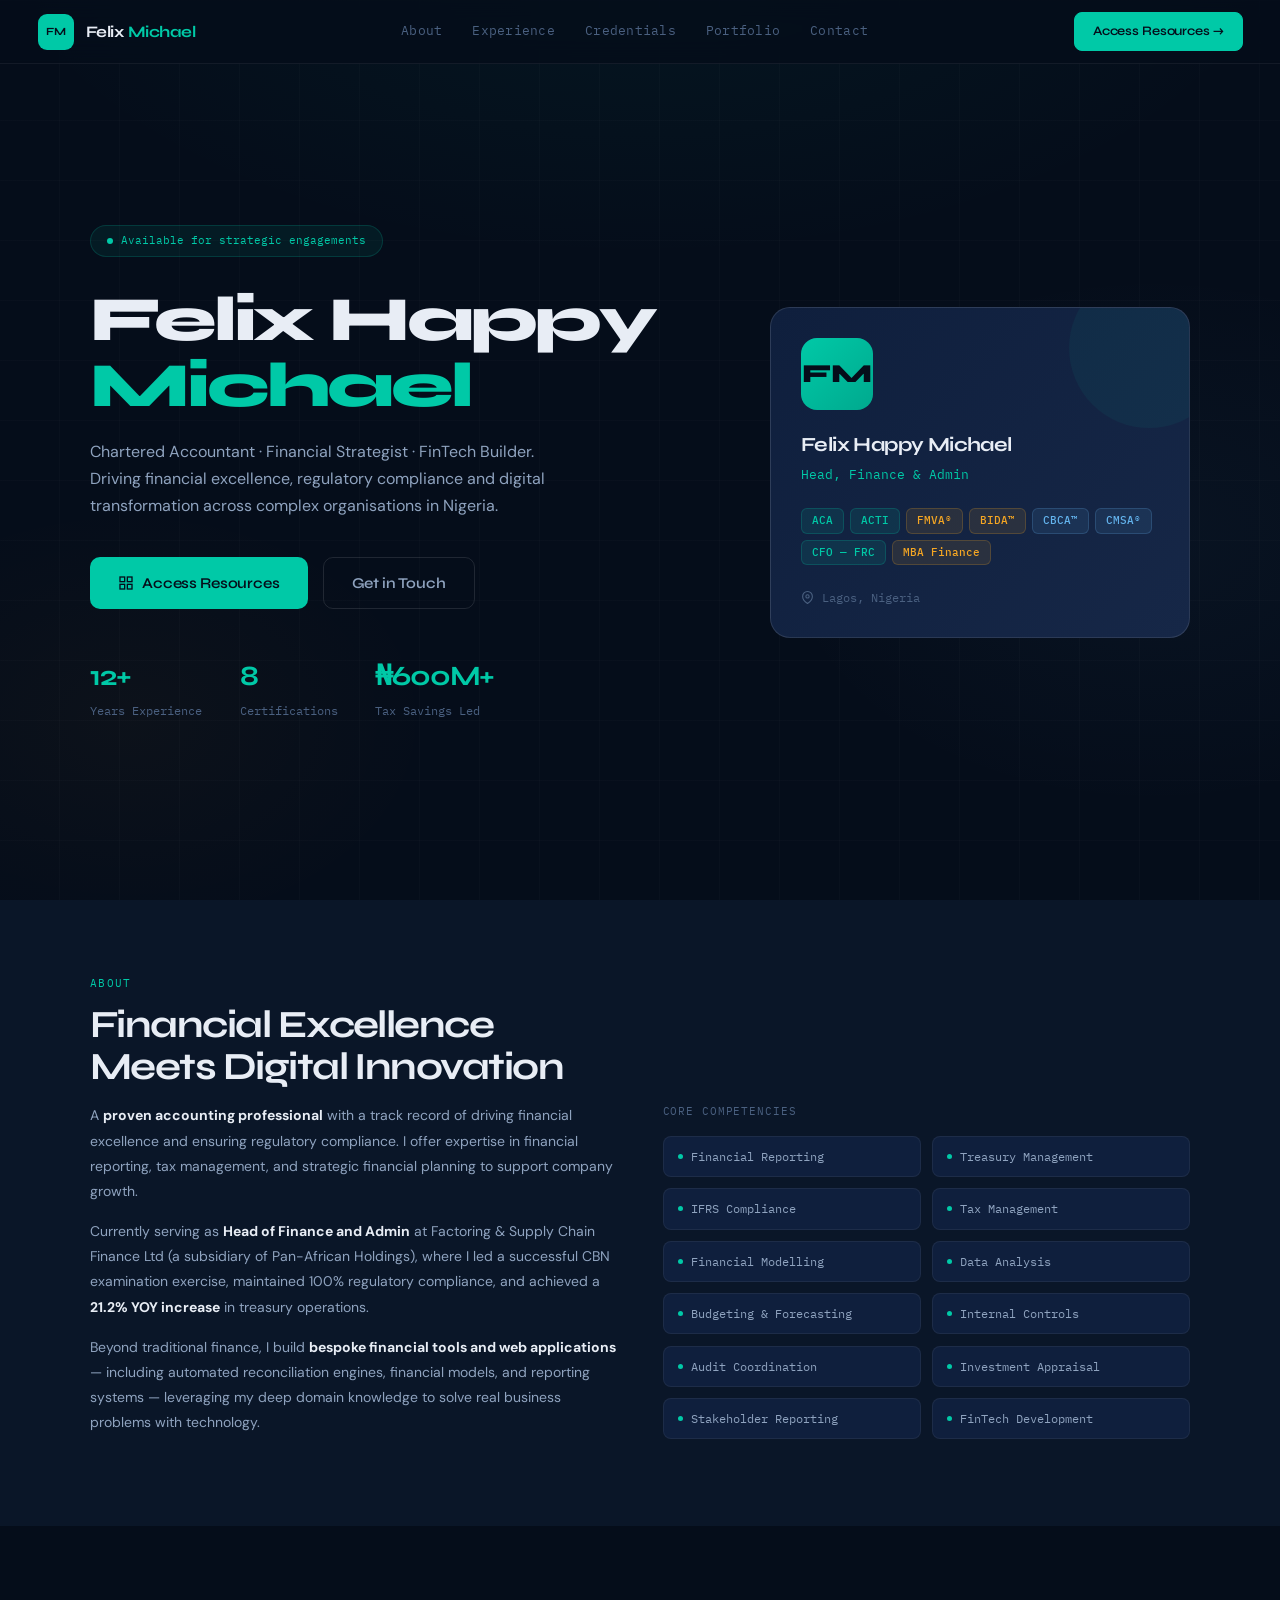
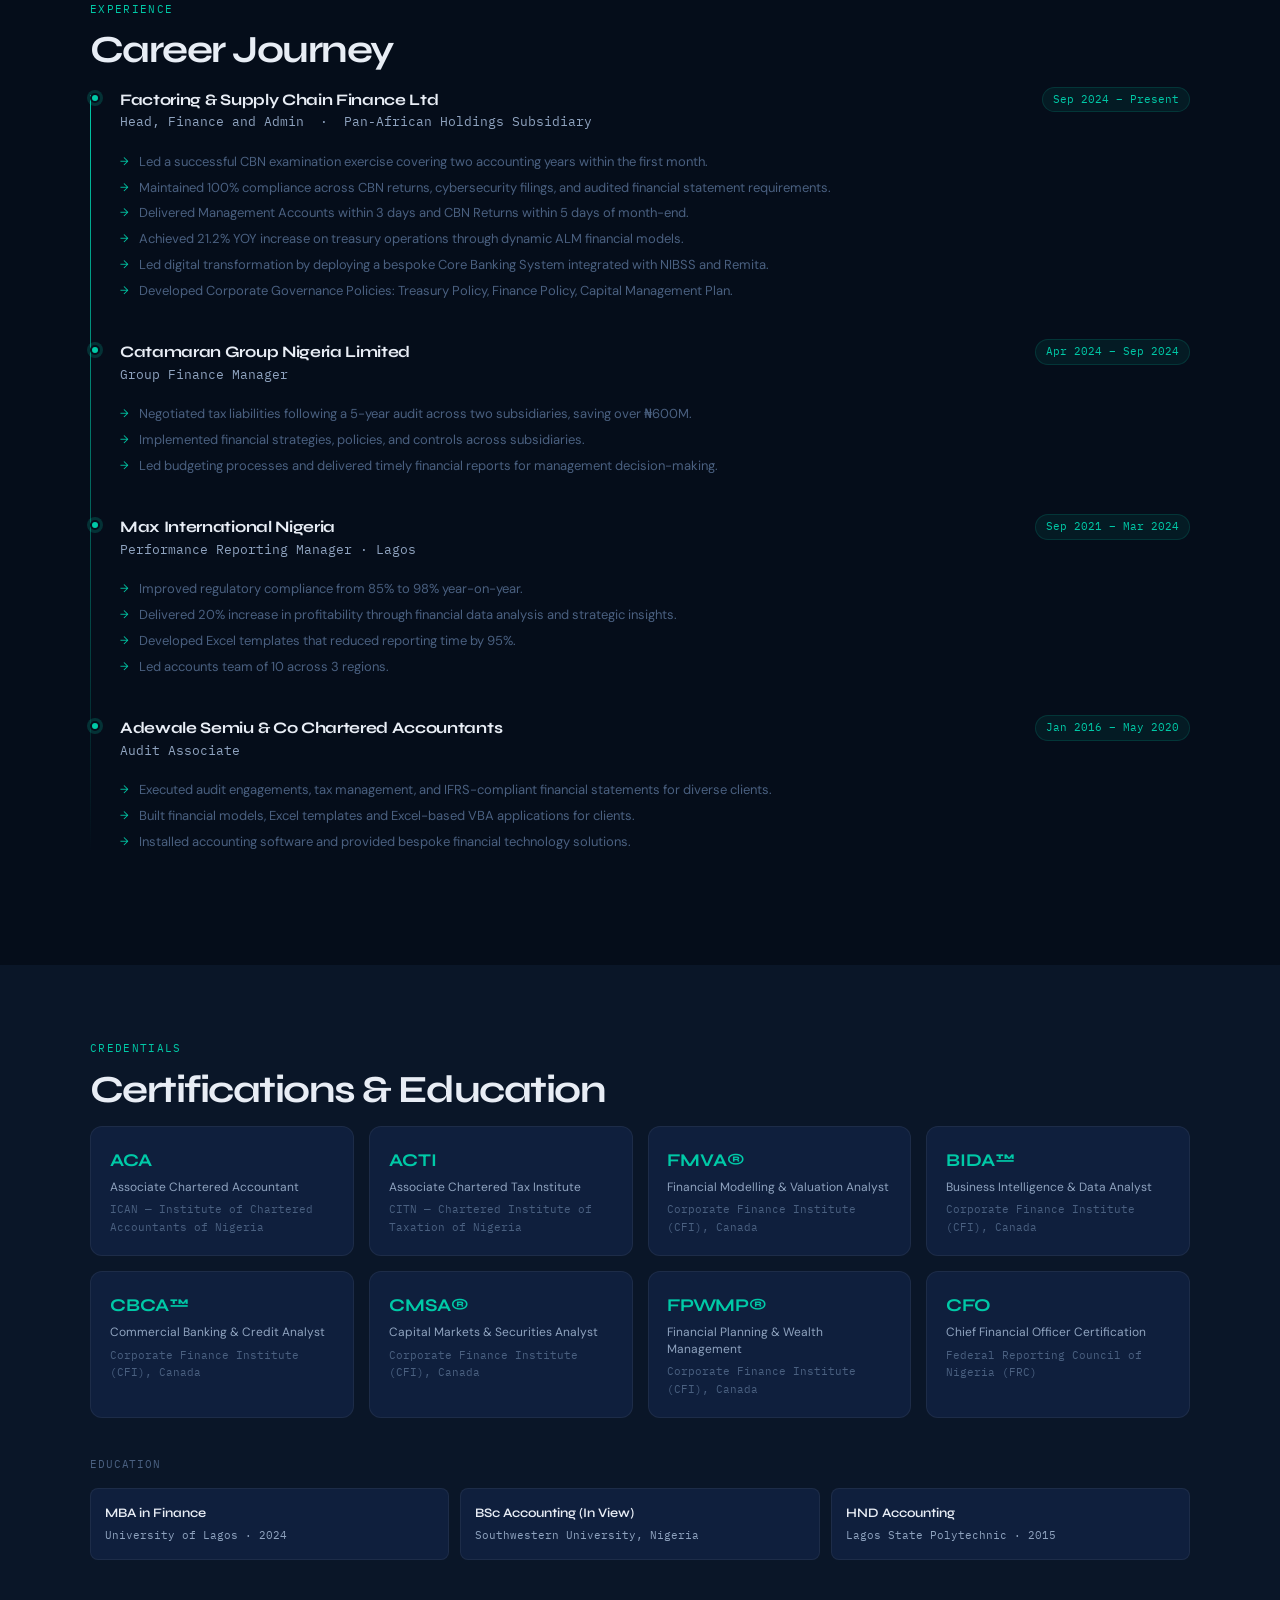
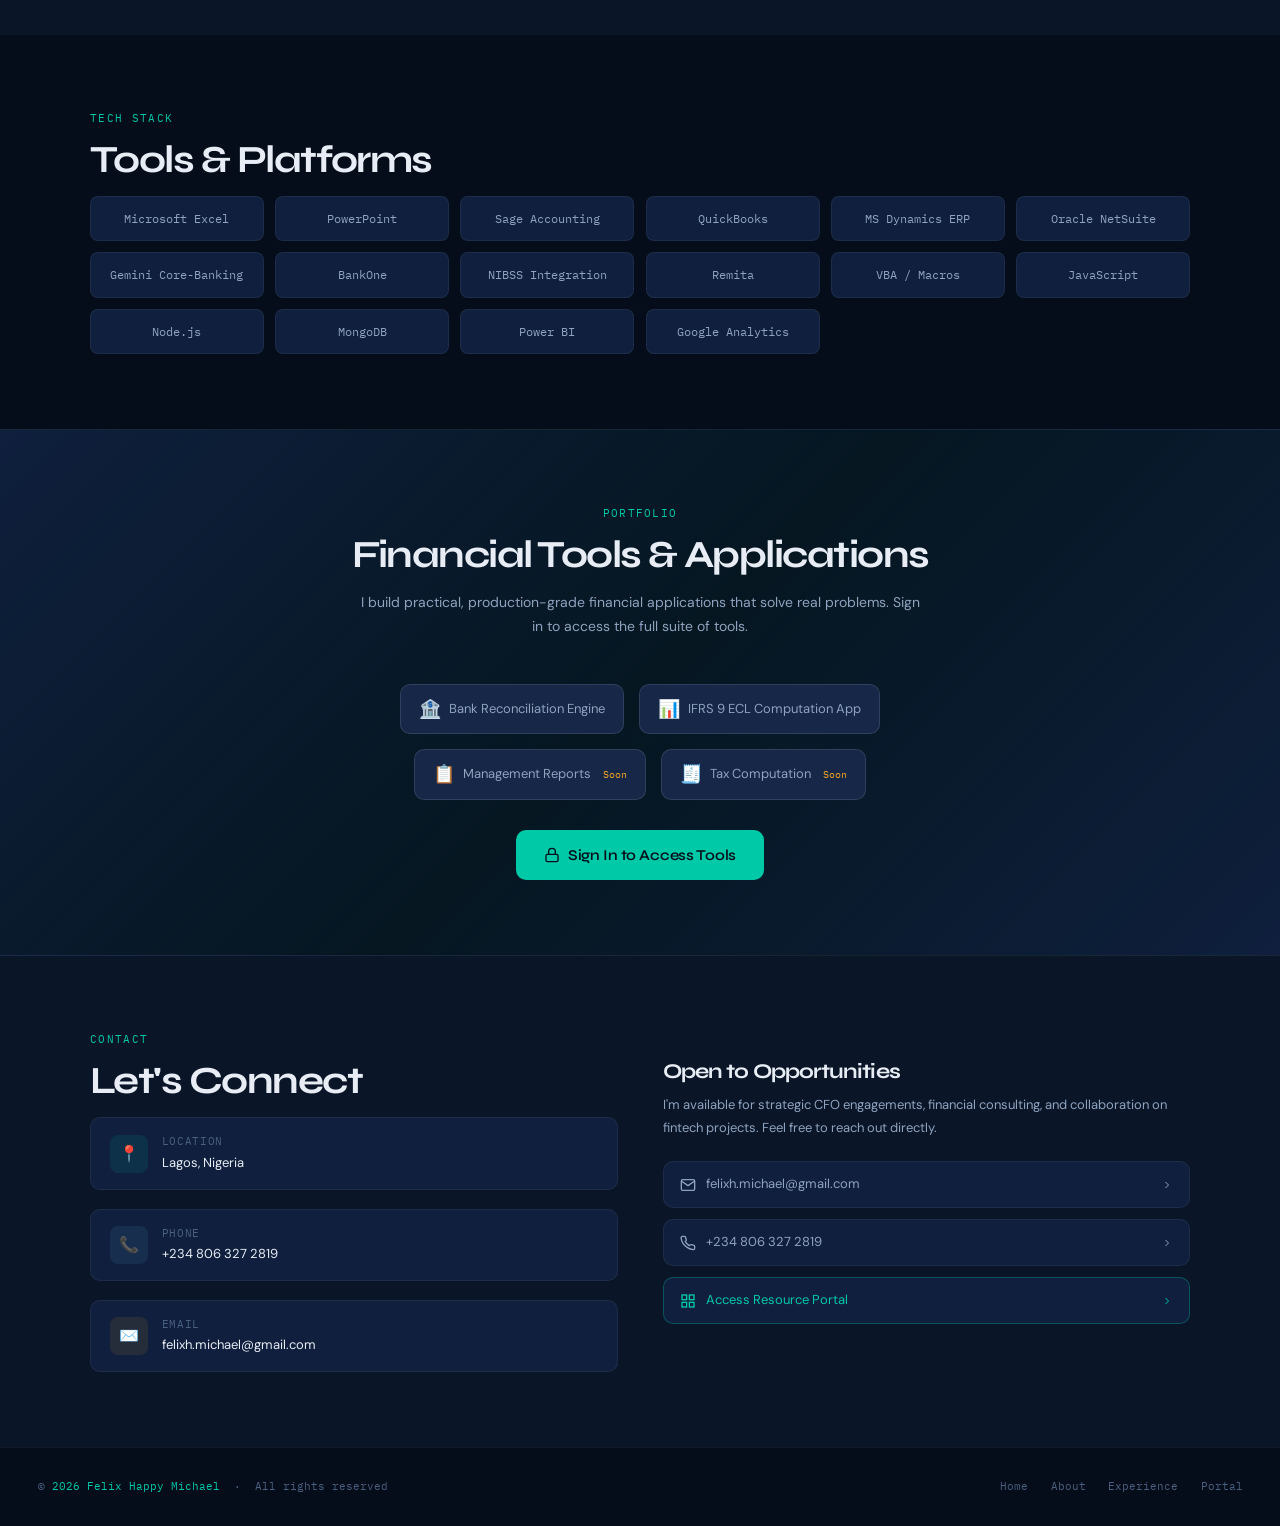
<file: index.html>
<!DOCTYPE html>
<html lang="en">
<head>
<meta charset="UTF-8">
<meta name="viewport" content="width=device-width,initial-scale=1.0">
<title>Felix Happy Michael — ACA, FMVA, Head of Finance</title>
<meta name="description" content="Felix Happy Michael — Chartered Accountant, Financial Strategist, and FinTech Builder based in Lagos, Nigeria.">
<link rel="preconnect" href="https://fonts.googleapis.com">
<link rel="preconnect" href="https://fonts.gstatic.com" crossorigin>
<link href="https://fonts.googleapis.com/css2?family=IBM+Plex+Mono:wght@400;500&family=Syne:wght@500;600;700;800&family=DM+Sans:wght@300;400;500;600&display=swap" rel="stylesheet">
<style>
*,*::before,*::after{box-sizing:border-box;margin:0;padding:0}
:root{
  --n:#050d1a;--n2:#0a1628;--n3:#0f1f3d;--n4:#162747;
  --t:#00c9a7;--t2:#00a98e;
  --am:#f5a623;--rd:#e05252;--gr:#22c55e;--bl:#63b3ed;
  --tx:#e8edf5;--tx2:#8fa3bf;--tx3:#4a6080;
  --b:rgba(255,255,255,.06);--b2:rgba(255,255,255,.11);
  --mo:'IBM Plex Mono',monospace;--sa:'DM Sans',sans-serif;--di:'Syne',sans-serif;
}
html{font-size:15px;scroll-behavior:smooth;}
body{font-family:var(--sa);background:var(--n);color:var(--tx);line-height:1.6;overflow-x:hidden;}

/* ── NAV ─────────────────────────────────────────────────── */
nav{
  position:fixed;top:0;left:0;right:0;z-index:100;
  height:64px;display:flex;align-items:center;justify-content:space-between;
  padding:0 2.5rem;
  background:rgba(5,13,26,.85);backdrop-filter:blur(12px);
  border-bottom:1px solid rgba(255,255,255,.06);
  transition:all .3s;
}
.nav-brand{display:flex;align-items:center;gap:12px;text-decoration:none;}
.nav-mark{width:36px;height:36px;background:var(--t);border-radius:9px;display:flex;align-items:center;justify-content:center;font-family:var(--di);font-size:11px;font-weight:700;color:var(--n);flex-shrink:0;}
.nav-name{font-family:var(--di);font-size:16px;font-weight:700;letter-spacing:-.03em;color:var(--tx);}
.nav-name span{color:var(--t)}
.nav-links{display:flex;align-items:center;gap:2rem;}
.nav-links a{font-size:13px;color:var(--tx3);text-decoration:none;font-family:var(--mo);transition:color .2s;letter-spacing:.02em;}
.nav-links a:hover{color:var(--t)}
.nav-cta{display:flex;align-items:center;gap:.75rem;}
.btn-nav{padding:8px 18px;border-radius:8px;font-size:13px;font-family:var(--di);font-weight:600;text-decoration:none;transition:all .2s;letter-spacing:-.01em;}
.btn-nav.ghost{background:transparent;border:1px solid var(--b2);color:var(--tx2);}
.btn-nav.ghost:hover{background:rgba(255,255,255,.06);color:var(--tx)}
.btn-nav.primary{background:var(--t);color:var(--n);border:1px solid var(--t);}
.btn-nav.primary:hover{background:var(--t2);}
@media(max-width:768px){.nav-links{display:none;} nav{padding:0 1.5rem;}}

/* ── HERO ─────────────────────────────────────────────────── */
#hero{
  min-height:100vh;display:flex;align-items:center;
  padding:7rem 2.5rem 4rem;position:relative;overflow:hidden;
}
.hero-bg{
  position:absolute;inset:0;
  background:
    radial-gradient(ellipse 80% 60% at 50% -10%,rgba(0,201,167,.06) 0%,transparent 65%),
    radial-gradient(ellipse 50% 50% at 90% 60%,rgba(99,179,237,.04) 0%,transparent 60%),
    radial-gradient(ellipse 40% 40% at 10% 80%,rgba(245,166,35,.03) 0%,transparent 60%);
  pointer-events:none;
}
.hero-grid{
  position:absolute;inset:0;
  background-image:
    repeating-linear-gradient(0deg,transparent,transparent 59px,rgba(255,255,255,.015) 59px,rgba(255,255,255,.015) 60px),
    repeating-linear-gradient(90deg,transparent,transparent 59px,rgba(255,255,255,.015) 59px,rgba(255,255,255,.015) 60px);
  pointer-events:none;
}
.hero-inner{max-width:1100px;margin:0 auto;width:100%;display:grid;grid-template-columns:1fr 420px;gap:4rem;align-items:center;}
@media(max-width:900px){.hero-inner{grid-template-columns:1fr;}.hero-right{display:none;}}
.hero-left{position:relative;z-index:1;}
.hero-badge{display:inline-flex;align-items:center;gap:8px;background:rgba(0,201,167,.08);border:1px solid rgba(0,201,167,.18);border-radius:20px;padding:6px 16px;font-family:var(--mo);font-size:11px;color:var(--t);margin-bottom:2rem;animation:fadeUp .6s ease both;}
.hero-badge-dot{width:6px;height:6px;border-radius:50%;background:var(--t);animation:pulse 2s infinite;}
@keyframes pulse{0%,100%{opacity:1;}50%{opacity:.4;}}
@keyframes fadeUp{from{opacity:0;transform:translateY(20px);}to{opacity:1;transform:none;}}
.hero-title{font-family:var(--di);font-size:clamp(2.6rem,5vw,4.2rem);font-weight:800;letter-spacing:-.05em;line-height:1.05;margin-bottom:1.25rem;animation:fadeUp .6s .1s ease both;}
.hero-title .line2{display:block;color:var(--t);}
.hero-sub{font-size:16px;color:var(--tx2);max-width:540px;line-height:1.7;margin-bottom:2.5rem;animation:fadeUp .6s .2s ease both;}
.hero-actions{display:flex;gap:1rem;flex-wrap:wrap;animation:fadeUp .6s .3s ease both;}
.btn-hero{padding:13px 28px;border-radius:10px;font-family:var(--di);font-size:15px;font-weight:600;text-decoration:none;transition:all .25s;display:inline-flex;align-items:center;gap:8px;letter-spacing:-.01em;}
.btn-hero.primary{background:var(--t);color:var(--n);}
.btn-hero.primary:hover{background:var(--t2);transform:translateY(-2px);box-shadow:0 8px 28px rgba(0,201,167,.3);}
.btn-hero.ghost{background:transparent;border:1px solid var(--b2);color:var(--tx2);}
.btn-hero.ghost:hover{background:rgba(255,255,255,.06);color:var(--tx);transform:translateY(-2px);}
.hero-stats{display:flex;gap:2.5rem;margin-top:3rem;animation:fadeUp .6s .4s ease both;}
.stat-item{}
.stat-num{font-family:var(--di);font-size:28px;font-weight:700;letter-spacing:-.04em;color:var(--t);}
.stat-label{font-size:12px;color:var(--tx3);font-family:var(--mo);margin-top:2px;}
.hero-right{position:relative;z-index:1;animation:fadeUp .7s .2s ease both;}
.profile-card{background:linear-gradient(135deg,var(--n3) 0%,var(--n4) 100%);border:1px solid var(--b2);border-radius:20px;padding:2rem;position:relative;overflow:hidden;}
.profile-card::before{content:'';position:absolute;top:-40px;right:-40px;width:160px;height:160px;border-radius:50%;background:rgba(0,201,167,.06);}
.profile-avatar{width:72px;height:72px;background:linear-gradient(135deg,var(--t) 0%,var(--t2) 100%);border-radius:16px;display:flex;align-items:center;justify-content:center;font-family:var(--di);font-size:26px;font-weight:800;color:var(--n);margin-bottom:1.25rem;position:relative;z-index:1;}
.profile-name{font-family:var(--di);font-size:20px;font-weight:700;letter-spacing:-.03em;margin-bottom:4px;position:relative;z-index:1;}
.profile-role{font-size:13px;color:var(--t);font-family:var(--mo);margin-bottom:1.5rem;position:relative;z-index:1;}
.profile-tags{display:flex;flex-wrap:wrap;gap:6px;margin-bottom:1.5rem;position:relative;z-index:1;}
.tag{padding:3px 10px;border-radius:6px;font-size:11px;font-family:var(--mo);font-weight:500;}
.tag.teal{background:rgba(0,201,167,.1);color:var(--t);border:1px solid rgba(0,201,167,.2);}
.tag.amber{background:rgba(245,166,35,.1);color:var(--am);border:1px solid rgba(245,166,35,.2);}
.tag.blue{background:rgba(99,179,237,.1);color:var(--bl);border:1px solid rgba(99,179,237,.2);}
.profile-location{display:flex;align-items:center;gap:8px;font-size:12px;color:var(--tx3);font-family:var(--mo);position:relative;z-index:1;}

/* ── SECTION BASE ────────────────────────────────────────── */
section{padding:5rem 2.5rem;}
.section-inner{max-width:1100px;margin:0 auto;}
.section-label{font-family:var(--mo);font-size:11px;letter-spacing:.12em;text-transform:uppercase;color:var(--t);margin-bottom:.75rem;}
.section-title{font-family:var(--di);font-size:clamp(1.8rem,3vw,2.6rem);font-weight:700;letter-spacing:-.04em;margin-bottom:1rem;line-height:1.1;}
.section-sub{font-size:14px;color:var(--tx2);max-width:560px;line-height:1.7;margin-bottom:3rem;}

/* ── ABOUT ───────────────────────────────────────────────── */
#about{background:var(--n2);}
.about-grid{display:grid;grid-template-columns:1fr 1fr;gap:3rem;align-items:start;}
@media(max-width:768px){.about-grid{grid-template-columns:1fr;}}
.about-text p{font-size:14px;color:var(--tx2);line-height:1.8;margin-bottom:1rem;}
.about-text p strong{color:var(--tx);}
.skills-grid{display:grid;grid-template-columns:1fr 1fr;gap:.75rem;}
.skill-item{background:var(--n3);border:1px solid var(--b);border-radius:8px;padding:10px 14px;font-size:12px;font-family:var(--mo);color:var(--tx2);display:flex;align-items:center;gap:8px;}
.skill-dot{width:5px;height:5px;border-radius:50%;background:var(--t);flex-shrink:0;}

/* ── EXPERIENCE ──────────────────────────────────────────── */
#experience{}
.timeline{position:relative;padding-left:2rem;}
.timeline::before{content:'';position:absolute;left:0;top:8px;bottom:0;width:1px;background:linear-gradient(to bottom,var(--t),transparent);}
.tl-item{position:relative;margin-bottom:2.5rem;}
.tl-item::before{content:'';position:absolute;left:-2rem;top:6px;width:10px;height:10px;border-radius:50%;background:var(--t);border:2px solid var(--n);box-shadow:0 0 0 3px rgba(0,201,167,.2);}
.tl-header{display:flex;align-items:flex-start;justify-content:space-between;flex-wrap:wrap;gap:.5rem;margin-bottom:.5rem;}
.tl-company{font-family:var(--di);font-size:16px;font-weight:700;letter-spacing:-.02em;color:var(--tx);}
.tl-period{font-size:11px;font-family:var(--mo);color:var(--t);background:rgba(0,201,167,.08);border:1px solid rgba(0,201,167,.15);padding:3px 10px;border-radius:20px;white-space:nowrap;}
.tl-role{font-size:13px;color:var(--tx2);font-family:var(--mo);margin-bottom:.75rem;}
.tl-points{list-style:none;display:flex;flex-direction:column;gap:5px;}
.tl-points li{font-size:13px;color:var(--tx3);padding-left:1.25rem;position:relative;line-height:1.6;}
.tl-points li::before{content:'→';position:absolute;left:0;color:var(--t);font-size:11px;top:1px;}

/* ── CERTIFICATIONS ──────────────────────────────────────── */
#certifications{background:var(--n2);}
.certs-grid{display:grid;grid-template-columns:repeat(auto-fill,minmax(240px,1fr));gap:1rem;}
.cert-card{background:var(--n3);border:1px solid var(--b);border-radius:12px;padding:1.25rem;transition:all .2s;}
.cert-card:hover{border-color:rgba(0,201,167,.3);background:rgba(0,201,167,.04);transform:translateY(-2px);}
.cert-abbr{font-family:var(--di);font-size:18px;font-weight:700;color:var(--t);margin-bottom:4px;}
.cert-name{font-size:12px;color:var(--tx2);line-height:1.4;margin-bottom:6px;}
.cert-body{font-size:11px;font-family:var(--mo);color:var(--tx3);}

/* ── TOOLS ───────────────────────────────────────────────── */
#tools{}
.tools-grid{display:grid;grid-template-columns:repeat(auto-fill,minmax(160px,1fr));gap:.75rem;}
.tool-pill{background:var(--n3);border:1px solid var(--b);border-radius:8px;padding:12px 16px;font-size:12px;font-family:var(--mo);color:var(--tx2);text-align:center;transition:all .2s;}
.tool-pill:hover{border-color:rgba(0,201,167,.3);color:var(--t);}

/* ── PORTFOLIO CTA ───────────────────────────────────────── */
#portfolio{
  background:linear-gradient(135deg,var(--n3) 0%,rgba(0,201,167,.05) 50%,var(--n3) 100%);
  border-top:1px solid var(--b);border-bottom:1px solid var(--b);
}
.portfolio-inner{text-align:center;max-width:680px;margin:0 auto;}
.portfolio-inner .section-sub{margin-left:auto;margin-right:auto;}
.apps-preview{display:flex;justify-content:center;gap:1rem;margin:2rem 0;flex-wrap:wrap;}
.app-chip{display:flex;align-items:center;gap:8px;background:var(--n4);border:1px solid var(--b2);border-radius:10px;padding:10px 18px;font-size:13px;color:var(--tx2);transition:all .2s;}
.app-chip:hover{border-color:var(--t);color:var(--t);}
.app-chip span{font-size:18px;}

/* ── CONTACT ─────────────────────────────────────────────── */
#contact{background:var(--n2);}
.contact-grid{display:grid;grid-template-columns:1fr 1fr;gap:3rem;align-items:start;}
@media(max-width:768px){.contact-grid{grid-template-columns:1fr;}}
.contact-info{display:flex;flex-direction:column;gap:1.25rem;}
.contact-item{display:flex;align-items:center;gap:14px;padding:1rem 1.25rem;background:var(--n3);border:1px solid var(--b);border-radius:10px;transition:all .2s;}
.contact-item:hover{border-color:rgba(0,201,167,.3);}
.contact-icon{width:38px;height:38px;border-radius:8px;display:flex;align-items:center;justify-content:center;font-size:16px;flex-shrink:0;}
.contact-label{font-size:11px;font-family:var(--mo);color:var(--tx3);text-transform:uppercase;letter-spacing:.06em;margin-bottom:2px;}
.contact-value{font-size:13px;color:var(--tx);}
.contact-right .section-title{font-size:1.4rem;margin-bottom:.75rem;}
.contact-right p{font-size:13px;color:var(--tx2);line-height:1.7;margin-bottom:1.5rem;}
.contact-links{display:flex;flex-direction:column;gap:.75rem;}
.contact-link{display:flex;align-items:center;gap:10px;padding:12px 16px;background:var(--n3);border:1px solid var(--b);border-radius:10px;text-decoration:none;color:var(--tx2);font-size:13px;transition:all .2s;}
.contact-link:hover{border-color:var(--t);color:var(--t);transform:translateX(4px);}

/* ── FOOTER ──────────────────────────────────────────────── */
footer{padding:2rem 2.5rem;border-top:1px solid var(--b);display:flex;align-items:center;justify-content:space-between;flex-wrap:wrap;gap:1rem;}
.footer-copy{font-size:11px;color:var(--tx3);font-family:var(--mo);}
.footer-copy span{color:var(--t);}
.footer-links{display:flex;gap:1.5rem;}
.footer-links a{font-size:11px;font-family:var(--mo);color:var(--tx3);text-decoration:none;transition:color .2s;}
.footer-links a:hover{color:var(--t)}

/* ── SCROLL ANIMATIONS ───────────────────────────────────── */
.reveal{opacity:0;transform:translateY(24px);transition:opacity .6s ease,transform .6s ease;}
.reveal.visible{opacity:1;transform:none;}
</style>
</head>
<body>

<!-- NAV -->
<nav>
  <a class="nav-brand" href="#">
    <div class="nav-mark">FM</div>
    <div class="nav-name">Felix <span>Michael</span></div>
  </a>
  <div class="nav-links">
    <a href="#about">About</a>
    <a href="#experience">Experience</a>
    <a href="#certifications">Credentials</a>
    <a href="#portfolio">Portfolio</a>
    <a href="#contact">Contact</a>
  </div>
  <div class="nav-cta">
    <a href="portal/" class="btn-nav primary">Access Resources →</a>
  </div>
</nav>

<!-- HERO -->
<section id="hero">
  <div class="hero-bg"></div>
  <div class="hero-grid"></div>
  <div class="hero-inner">
    <div class="hero-left">
      <div class="hero-badge"><span class="hero-badge-dot"></span>Available for strategic engagements</div>
      <h1 class="hero-title">
        Felix Happy<br>
        <span class="line2">Michael</span>
      </h1>
      <p class="hero-sub">Chartered Accountant · Financial Strategist · FinTech Builder.<br>Driving financial excellence, regulatory compliance and digital transformation across complex organisations in Nigeria.</p>
      <div class="hero-actions">
        <a href="portal/" class="btn-hero primary">
          <svg width="16" height="16" viewBox="0 0 24 24" fill="none" stroke="currentColor" stroke-width="2"><rect x="3" y="3" width="7" height="7"/><rect x="14" y="3" width="7" height="7"/><rect x="3" y="14" width="7" height="7"/><rect x="14" y="14" width="7" height="7"/></svg>
          Access Resources
        </a>
        <a href="#contact" class="btn-hero ghost">Get in Touch</a>
      </div>
      <div class="hero-stats">
        <div class="stat-item"><div class="stat-num">12+</div><div class="stat-label">Years Experience</div></div>
        <div class="stat-item"><div class="stat-num">8</div><div class="stat-label">Certifications</div></div>
        <div class="stat-item"><div class="stat-num">₦600M+</div><div class="stat-label">Tax Savings Led</div></div>
      </div>
    </div>
    <div class="hero-right">
      <div class="profile-card">
        <div class="profile-avatar">FM</div>
        <div class="profile-name">Felix Happy Michael</div>
        <div class="profile-role">Head, Finance &amp; Admin</div>
        <div class="profile-tags">
          <span class="tag teal">ACA</span>
          <span class="tag teal">ACTI</span>
          <span class="tag amber">FMVA®</span>
          <span class="tag amber">BIDA™</span>
          <span class="tag blue">CBCA™</span>
          <span class="tag blue">CMSA®</span>
          <span class="tag teal">CFO — FRC</span>
          <span class="tag amber">MBA Finance</span>
        </div>
        <div class="profile-location">
          <svg width="13" height="13" viewBox="0 0 24 24" fill="none" stroke="currentColor" stroke-width="2"><path d="M21 10c0 7-9 13-9 13s-9-6-9-13a9 9 0 0 1 18 0z"/><circle cx="12" cy="10" r="3"/></svg>
          Lagos, Nigeria
        </div>
      </div>
    </div>
  </div>
</section>

<!-- ABOUT -->
<section id="about">
  <div class="section-inner">
    <div class="section-label">About</div>
    <div class="section-title">Financial Excellence<br>Meets Digital Innovation</div>
    <div class="about-grid reveal">
      <div class="about-text">
        <p>A <strong>proven accounting professional</strong> with a track record of driving financial excellence and ensuring regulatory compliance. I offer expertise in financial reporting, tax management, and strategic financial planning to support company growth.</p>
        <p>Currently serving as <strong>Head of Finance and Admin</strong> at Factoring &amp; Supply Chain Finance Ltd (a subsidiary of Pan-African Holdings), where I led a successful CBN examination exercise, maintained 100% regulatory compliance, and achieved a <strong>21.2% YOY increase</strong> in treasury operations.</p>
        <p>Beyond traditional finance, I build <strong>bespoke financial tools and web applications</strong> — including automated reconciliation engines, financial models, and reporting systems — leveraging my deep domain knowledge to solve real business problems with technology.</p>
      </div>
      <div>
        <p style="font-size:11px;font-family:var(--mo);color:var(--tx3);letter-spacing:.08em;text-transform:uppercase;margin-bottom:1rem;">Core Competencies</p>
        <div class="skills-grid">
          <div class="skill-item"><span class="skill-dot"></span>Financial Reporting</div>
          <div class="skill-item"><span class="skill-dot"></span>Treasury Management</div>
          <div class="skill-item"><span class="skill-dot"></span>IFRS Compliance</div>
          <div class="skill-item"><span class="skill-dot"></span>Tax Management</div>
          <div class="skill-item"><span class="skill-dot"></span>Financial Modelling</div>
          <div class="skill-item"><span class="skill-dot"></span>Data Analysis</div>
          <div class="skill-item"><span class="skill-dot"></span>Budgeting &amp; Forecasting</div>
          <div class="skill-item"><span class="skill-dot"></span>Internal Controls</div>
          <div class="skill-item"><span class="skill-dot"></span>Audit Coordination</div>
          <div class="skill-item"><span class="skill-dot"></span>Investment Appraisal</div>
          <div class="skill-item"><span class="skill-dot"></span>Stakeholder Reporting</div>
          <div class="skill-item"><span class="skill-dot"></span>FinTech Development</div>
        </div>
      </div>
    </div>
  </div>
</section>

<!-- EXPERIENCE -->
<section id="experience">
  <div class="section-inner">
    <div class="section-label">Experience</div>
    <div class="section-title">Career Journey</div>
    <div class="timeline reveal">
      <div class="tl-item">
        <div class="tl-header">
          <div>
            <div class="tl-company">Factoring &amp; Supply Chain Finance Ltd</div>
            <div class="tl-role">Head, Finance and Admin &nbsp;·&nbsp; Pan-African Holdings Subsidiary</div>
          </div>
          <span class="tl-period">Sep 2024 – Present</span>
        </div>
        <ul class="tl-points">
          <li>Led a successful CBN examination exercise covering two accounting years within the first month.</li>
          <li>Maintained 100% compliance across CBN returns, cybersecurity filings, and audited financial statement requirements.</li>
          <li>Delivered Management Accounts within 3 days and CBN Returns within 5 days of month-end.</li>
          <li>Achieved 21.2% YOY increase on treasury operations through dynamic ALM financial models.</li>
          <li>Led digital transformation by deploying a bespoke Core Banking System integrated with NIBSS and Remita.</li>
          <li>Developed Corporate Governance Policies: Treasury Policy, Finance Policy, Capital Management Plan.</li>
        </ul>
      </div>
      <div class="tl-item">
        <div class="tl-header">
          <div>
            <div class="tl-company">Catamaran Group Nigeria Limited</div>
            <div class="tl-role">Group Finance Manager</div>
          </div>
          <span class="tl-period">Apr 2024 – Sep 2024</span>
        </div>
        <ul class="tl-points">
          <li>Negotiated tax liabilities following a 5-year audit across two subsidiaries, saving over ₦600M.</li>
          <li>Implemented financial strategies, policies, and controls across subsidiaries.</li>
          <li>Led budgeting processes and delivered timely financial reports for management decision-making.</li>
        </ul>
      </div>
      <div class="tl-item">
        <div class="tl-header">
          <div>
            <div class="tl-company">Max International Nigeria</div>
            <div class="tl-role">Performance Reporting Manager · Lagos</div>
          </div>
          <span class="tl-period">Sep 2021 – Mar 2024</span>
        </div>
        <ul class="tl-points">
          <li>Improved regulatory compliance from 85% to 98% year-on-year.</li>
          <li>Delivered 20% increase in profitability through financial data analysis and strategic insights.</li>
          <li>Developed Excel templates that reduced reporting time by 95%.</li>
          <li>Led accounts team of 10 across 3 regions.</li>
        </ul>
      </div>
      <div class="tl-item">
        <div class="tl-header">
          <div>
            <div class="tl-company">Adewale Semiu &amp; Co Chartered Accountants</div>
            <div class="tl-role">Audit Associate</div>
          </div>
          <span class="tl-period">Jan 2016 – May 2020</span>
        </div>
        <ul class="tl-points">
          <li>Executed audit engagements, tax management, and IFRS-compliant financial statements for diverse clients.</li>
          <li>Built financial models, Excel templates and Excel-based VBA applications for clients.</li>
          <li>Installed accounting software and provided bespoke financial technology solutions.</li>
        </ul>
      </div>
    </div>
  </div>
</section>

<!-- CERTIFICATIONS -->
<section id="certifications">
  <div class="section-inner">
    <div class="section-label">Credentials</div>
    <div class="section-title">Certifications &amp; Education</div>
    <div class="certs-grid reveal">
      <div class="cert-card">
        <div class="cert-abbr">ACA</div>
        <div class="cert-name">Associate Chartered Accountant</div>
        <div class="cert-body">ICAN — Institute of Chartered Accountants of Nigeria</div>
      </div>
      <div class="cert-card">
        <div class="cert-abbr">ACTI</div>
        <div class="cert-name">Associate Chartered Tax Institute</div>
        <div class="cert-body">CITN — Chartered Institute of Taxation of Nigeria</div>
      </div>
      <div class="cert-card">
        <div class="cert-abbr">FMVA®</div>
        <div class="cert-name">Financial Modelling &amp; Valuation Analyst</div>
        <div class="cert-body">Corporate Finance Institute (CFI), Canada</div>
      </div>
      <div class="cert-card">
        <div class="cert-abbr">BIDA™</div>
        <div class="cert-name">Business Intelligence &amp; Data Analyst</div>
        <div class="cert-body">Corporate Finance Institute (CFI), Canada</div>
      </div>
      <div class="cert-card">
        <div class="cert-abbr">CBCA™</div>
        <div class="cert-name">Commercial Banking &amp; Credit Analyst</div>
        <div class="cert-body">Corporate Finance Institute (CFI), Canada</div>
      </div>
      <div class="cert-card">
        <div class="cert-abbr">CMSA®</div>
        <div class="cert-name">Capital Markets &amp; Securities Analyst</div>
        <div class="cert-body">Corporate Finance Institute (CFI), Canada</div>
      </div>
      <div class="cert-card">
        <div class="cert-abbr">FPWMP®</div>
        <div class="cert-name">Financial Planning &amp; Wealth Management</div>
        <div class="cert-body">Corporate Finance Institute (CFI), Canada</div>
      </div>
      <div class="cert-card">
        <div class="cert-abbr">CFO</div>
        <div class="cert-name">Chief Financial Officer Certification</div>
        <div class="cert-body">Federal Reporting Council of Nigeria (FRC)</div>
      </div>
    </div>
    <div style="margin-top:2.5rem;" class="reveal">
      <p style="font-size:11px;font-family:var(--mo);color:var(--tx3);letter-spacing:.08em;text-transform:uppercase;margin-bottom:1rem;">Education</p>
      <div style="display:grid;grid-template-columns:repeat(auto-fill,minmax(280px,1fr));gap:.75rem;">
        <div class="skill-item" style="flex-direction:column;align-items:flex-start;gap:3px;padding:14px;">
          <span style="color:var(--tx);font-size:13px;font-family:var(--di);font-weight:600;">MBA in Finance</span>
          <span style="font-size:11px;">University of Lagos · 2024</span>
        </div>
        <div class="skill-item" style="flex-direction:column;align-items:flex-start;gap:3px;padding:14px;">
          <span style="color:var(--tx);font-size:13px;font-family:var(--di);font-weight:600;">BSc Accounting (In View)</span>
          <span style="font-size:11px;">Southwestern University, Nigeria</span>
        </div>
        <div class="skill-item" style="flex-direction:column;align-items:flex-start;gap:3px;padding:14px;">
          <span style="color:var(--tx);font-size:13px;font-family:var(--di);font-weight:600;">HND Accounting</span>
          <span style="font-size:11px;">Lagos State Polytechnic · 2015</span>
        </div>
      </div>
    </div>
  </div>
</section>

<!-- TOOLS -->
<section id="tools">
  <div class="section-inner">
    <div class="section-label">Tech Stack</div>
    <div class="section-title">Tools &amp; Platforms</div>
    <div class="tools-grid reveal">
      <div class="tool-pill">Microsoft Excel</div>
      <div class="tool-pill">PowerPoint</div>
      <div class="tool-pill">Sage Accounting</div>
      <div class="tool-pill">QuickBooks</div>
      <div class="tool-pill">MS Dynamics ERP</div>
      <div class="tool-pill">Oracle NetSuite</div>
      <div class="tool-pill">Gemini Core-Banking</div>
      <div class="tool-pill">BankOne</div>
      <div class="tool-pill">NIBSS Integration</div>
      <div class="tool-pill">Remita</div>
      <div class="tool-pill">VBA / Macros</div>
      <div class="tool-pill">JavaScript</div>
      <div class="tool-pill">Node.js</div>
      <div class="tool-pill">MongoDB</div>
      <div class="tool-pill">Power BI</div>
      <div class="tool-pill">Google Analytics</div>
    </div>
  </div>
</section>

<!-- PORTFOLIO CTA -->
<section id="portfolio">
  <div class="section-inner">
    <div class="portfolio-inner">
      <div class="section-label">Portfolio</div>
      <div class="section-title">Financial Tools &amp; Applications</div>
      <p class="section-sub">I build practical, production-grade financial applications that solve real problems. Sign in to access the full suite of tools.</p>
      <div class="apps-preview">
        <div class="app-chip"><span>🏦</span> Bank Reconciliation Engine</div>
        <div class="app-chip"><span>📊</span> IFRS 9 ECL Computation App </div>
        <div class="app-chip"><span>📋</span> Management Reports <span style="font-size:10px;color:var(--am);font-family:var(--mo);margin-left:4px;">Soon</span></div>
        <div class="app-chip"><span>🧾</span> Tax Computation <span style="font-size:10px;color:var(--am);font-family:var(--mo);margin-left:4px;">Soon</span></div>
      </div>
      <a href="portal/" class="btn-hero primary" style="display:inline-flex;">
        <svg width="16" height="16" viewBox="0 0 24 24" fill="none" stroke="currentColor" stroke-width="2"><rect x="3" y="11" width="18" height="11" rx="2" ry="2"/><path d="M7 11V7a5 5 0 0 1 10 0v4"/></svg>
        Sign In to Access Tools
      </a>
    </div>
  </div>
</section>

<!-- CONTACT -->
<section id="contact">
  <div class="section-inner">
    <div class="section-label">Contact</div>
    <div class="contact-grid reveal">
      <div>
        <div class="section-title" style="margin-bottom:1rem;">Let's Connect</div>
        <div class="contact-info">
          <div class="contact-item">
            <div class="contact-icon" style="background:rgba(0,201,167,.1);">📍</div>
            <div><div class="contact-label">Location</div><div class="contact-value">Lagos, Nigeria</div></div>
          </div>
          <div class="contact-item">
            <div class="contact-icon" style="background:rgba(99,179,237,.1);">📞</div>
            <div><div class="contact-label">Phone</div><div class="contact-value">+234 806 327 2819</div></div>
          </div>
          <div class="contact-item">
            <div class="contact-icon" style="background:rgba(245,166,35,.1);">✉️</div>
            <div><div class="contact-label">Email</div><div class="contact-value">felixh.michael@gmail.com</div></div>
          </div>
        </div>
      </div>
      <div class="contact-right">
        <div class="section-title">Open to Opportunities</div>
        <p>I'm available for strategic CFO engagements, financial consulting, and collaboration on fintech projects. Feel free to reach out directly.</p>
        <div class="contact-links">
          <a href="mailto:felixh.michael@gmail.com" class="contact-link">
            <svg width="16" height="16" viewBox="0 0 24 24" fill="none" stroke="currentColor" stroke-width="2"><path d="M4 4h16c1.1 0 2 .9 2 2v12c0 1.1-.9 2-2 2H4c-1.1 0-2-.9-2-2V6c0-1.1.9-2 2-2z"/><polyline points="22,6 12,13 2,6"/></svg>
            felixh.michael@gmail.com
            <svg width="12" height="12" viewBox="0 0 24 24" fill="none" stroke="currentColor" stroke-width="2" style="margin-left:auto;"><path d="m9 18 6-6-6-6"/></svg>
          </a>
          <a href="tel:+2348063272819" class="contact-link">
            <svg width="16" height="16" viewBox="0 0 24 24" fill="none" stroke="currentColor" stroke-width="2"><path d="M22 16.92v3a2 2 0 0 1-2.18 2 19.79 19.79 0 0 1-8.63-3.07A19.5 19.5 0 0 1 4.69 13a19.79 19.79 0 0 1-3.07-8.67A2 2 0 0 1 3.6 2.18h3a2 2 0 0 1 2 1.72c.127.96.361 1.903.7 2.81a2 2 0 0 1-.45 2.11L7.91 9.91a16 16 0 0 0 6.08 6.08l.92-.92a2 2 0 0 1 2.11-.45c.907.339 1.85.573 2.81.7A2 2 0 0 1 22 16.92z"/></svg>
            +234 806 327 2819
            <svg width="12" height="12" viewBox="0 0 24 24" fill="none" stroke="currentColor" stroke-width="2" style="margin-left:auto;"><path d="m9 18 6-6-6-6"/></svg>
          </a>
          <a href="portal/" class="contact-link" style="border-color:rgba(0,201,167,.3);color:var(--t);">
            <svg width="16" height="16" viewBox="0 0 24 24" fill="none" stroke="currentColor" stroke-width="2"><rect x="3" y="3" width="7" height="7"/><rect x="14" y="3" width="7" height="7"/><rect x="3" y="14" width="7" height="7"/><rect x="14" y="14" width="7" height="7"/></svg>
            Access Resource Portal
            <svg width="12" height="12" viewBox="0 0 24 24" fill="none" stroke="currentColor" stroke-width="2" style="margin-left:auto;"><path d="m9 18 6-6-6-6"/></svg>
          </a>
        </div>
      </div>
    </div>
  </div>
</section>

<!-- FOOTER -->
<footer>
  <div class="footer-copy">&copy; <span id="yr2"></span> <span>Felix Happy Michael</span> &nbsp;·&nbsp; All rights reserved</div>
  <div class="footer-links">
    <a href="#hero">Home</a>
    <a href="#about">About</a>
    <a href="#experience">Experience</a>
    <a href="portal/">Portal</a>
  </div>
</footer>

<script>
document.getElementById('yr2').textContent = new Date().getFullYear();

// Scroll reveal
var observer = new IntersectionObserver(function(entries){
  entries.forEach(function(entry){
    if(entry.isIntersecting){ entry.target.classList.add('visible'); }
  });
}, { threshold: 0.12 });
document.querySelectorAll('.reveal').forEach(function(el){ observer.observe(el); });

// Nav scroll effect
window.addEventListener('scroll', function(){
  var nav = document.querySelector('nav');
  if(window.scrollY > 60){
    nav.style.background = 'rgba(5,13,26,.97)';
    nav.style.boxShadow = '0 4px 24px rgba(0,0,0,.4)';
  } else {
    nav.style.background = 'rgba(5,13,26,.85)';
    nav.style.boxShadow = 'none';
  }
});
</script>
</body>
</html>
</file>
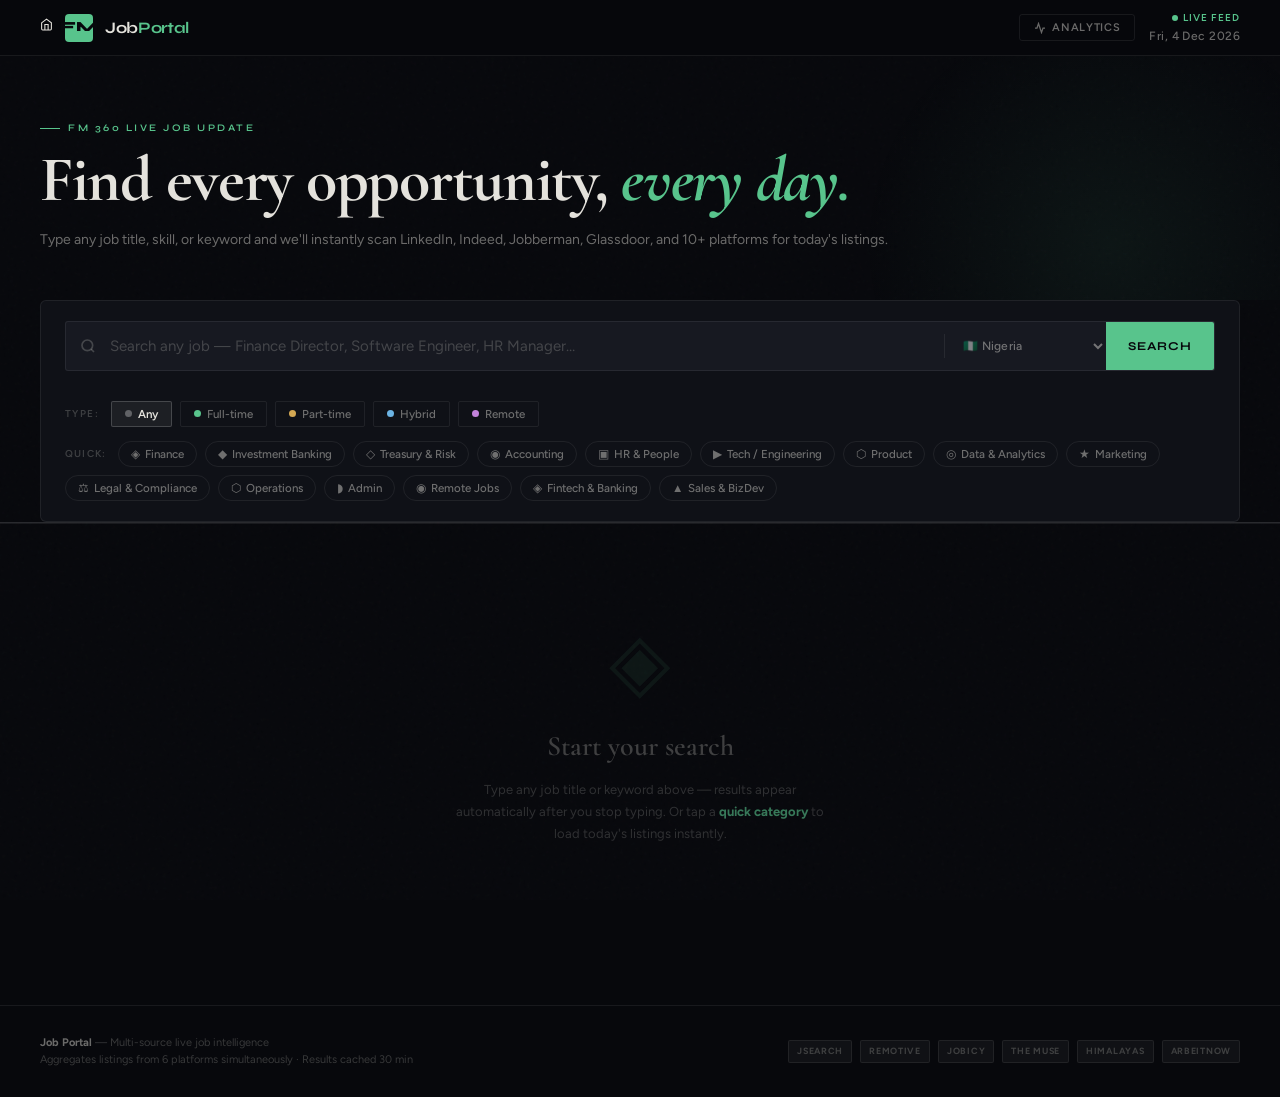
<file: Job/index.html>
<!DOCTYPE html>
<html lang="en">
<head>
<meta charset="UTF-8"/>
<meta name="viewport" content="width=device-width, initial-scale=1.0"/>
<title>FM 360 Live Job Update</title>
<link rel="preconnect" href="https://fonts.googleapis.com"/>
<link href="https://fonts.googleapis.com/css2?family=Cormorant+Garamond:wght@400;600;700&family=Syne:wght@400;600;700;800&family=Figtree:wght@300;400;500;600&display=swap" rel="stylesheet"/>
<style>
:root {
  --bg:#07080C; --bg2:#0F1117; --bg3:#171921;
  --border:rgba(255,255,255,0.07); --border-hi:rgba(88,196,140,0.35);
  --accent:#58C48C; --accent2:#3BA870;
  --gold:#D4A853; --text:#E4E2DC;
  --dim:rgba(228,226,220,0.45); --faint:rgba(228,226,220,0.22);
  --red:#E06C75; --blue:#6CB4E4; --purple:#C383DB;
  --r:3px;
}
*,*::before,*::after{box-sizing:border-box;margin:0;padding:0}
html{scroll-behavior:smooth}
body{background:var(--bg);color:var(--text);font-family:'Figtree',sans-serif;font-size:14px;line-height:1.6;min-height:100vh;overflow-x:hidden}
a{color:inherit;text-decoration:none}
button{font-family:inherit;cursor:pointer}
input,select{font-family:inherit}

/* grain */
body::before{content:'';position:fixed;inset:0;background-image:url("data:image/svg+xml,%3Csvg viewBox='0 0 256 256' xmlns='http://www.w3.org/2000/svg'%3E%3Cfilter id='n'%3E%3CfeTurbulence type='fractalNoise' baseFrequency='0.9' numOctaves='4' stitchTiles='stitch'/%3E%3C/filter%3E%3Crect width='100%25' height='100%25' filter='url(%23n)' opacity='0.04'/%3E%3C/svg%3E");pointer-events:none;z-index:0;opacity:.5}
.shell{position:relative;z-index:1}

/* TOPBAR */
.topbar{display:flex;align-items:center;justify-content:space-between;padding:0 40px;height:56px;border-bottom:1px solid var(--border);position:sticky;top:0;background:rgba(7,8,12,0.93);backdrop-filter:blur(16px);z-index:200}
.topbar-left{display:flex;align-items:center;gap:12px}
.logo-mark{width:28px;height:28px;background:var(--accent);border-radius:4px;display:flex;align-items:center;justify-content:center;font-family:'Syne',sans-serif;font-weight:800;font-size:14px;color:#07080C}
.logo-text{font-family:'Syne',sans-serif;font-weight:700;font-size:16px;letter-spacing:-.02em}
.logo-text span{color:var(--accent)}
.topbar-right{display:flex;align-items:center;gap:14px}
.topbar-date{font-size:11px;color:var(--faint);text-align:right;letter-spacing:.04em}
.topbar-date strong{display:block;color:var(--dim);font-size:12px;font-weight:500}
.live-dot{display:inline-flex;align-items:center;gap:5px;font-size:10px;color:var(--accent);letter-spacing:.1em;font-weight:600;text-transform:uppercase}
.live-dot::before{content:'';width:6px;height:6px;border-radius:50%;background:var(--accent);animation:pulse 2s ease-in-out infinite}
@keyframes pulse{0%,100%{opacity:1;transform:scale(1)}50%{opacity:.4;transform:scale(.8)}}

/* analytics button */
.analytics-btn{display:inline-flex;align-items:center;gap:6px;padding:6px 14px;border-radius:var(--r);border:1px solid var(--border);background:transparent;color:var(--dim);font-size:11px;font-weight:600;letter-spacing:.06em;text-transform:uppercase;cursor:pointer;transition:all .15s}
.analytics-btn:hover{border-color:var(--accent);color:var(--accent)}

/* HERO */
.hero{padding:64px 40px 48px;position:relative;overflow:hidden}
.hero::after{content:'';position:absolute;top:-60px;right:-80px;width:500px;height:500px;background:radial-gradient(ellipse,rgba(88,196,140,.07) 0%,transparent 70%);pointer-events:none}
.hero-eyebrow{font-family:'Syne',sans-serif;font-size:10px;letter-spacing:.25em;text-transform:uppercase;color:var(--accent);font-weight:600;margin-bottom:12px;display:flex;align-items:center;gap:8px}
.hero-eyebrow::before{content:'';display:inline-block;width:20px;height:1px;background:var(--accent)}
.hero-headline{font-family:'Cormorant Garamond',Georgia,serif;font-size:clamp(38px,5vw,64px);font-weight:700;line-height:1.0;letter-spacing:-.02em;margin-bottom:16px}
.hero-headline em{font-style:italic;color:var(--accent)}
.hero-sub{font-size:14px;color:var(--dim);line-height:1.7}

/* SEARCH PANEL */
.search-panel{padding:0 40px;position:relative;z-index:10}
.search-box{background:var(--bg2);border:1px solid var(--border);border-radius:6px;padding:20px 24px;display:flex;flex-direction:column;gap:14px;transition:border-color .2s}
.search-box:focus-within{border-color:rgba(88,196,140,.4)}

.search-input-row{display:flex;align-items:center;background:var(--bg3);border:1px solid var(--border);border-radius:var(--r);overflow:hidden;transition:border-color .2s,box-shadow .2s}
.search-input-row:focus-within{border-color:var(--accent);box-shadow:0 0 0 3px rgba(88,196,140,.1)}
.search-icon{padding:0 14px;color:var(--faint);display:flex;align-items:center;flex-shrink:0}
.search-main{flex:1;background:transparent;border:none;outline:none;color:var(--text);font-size:15px;padding:13px 0}
.search-main::placeholder{color:var(--faint)}
.sdivider{width:1px;height:24px;background:var(--border);flex-shrink:0}
.loc-select{background:transparent;border:none;outline:none;color:var(--dim);font-size:12px;font-weight:500;padding:0 14px;cursor:pointer;letter-spacing:.02em}
.loc-select option{background:#1a1c24}
.search-submit{background:var(--accent);border:none;color:#07080C;font-family:'Syne',sans-serif;font-size:12px;font-weight:700;letter-spacing:.08em;text-transform:uppercase;padding:0 22px;min-height:48px;cursor:pointer;transition:background .15s;flex-shrink:0}
.search-submit:hover{background:var(--accent2)}

/* typing bar */
.typing-bar{height:2px;background:var(--border);border-radius:2px;overflow:hidden;opacity:0;transition:opacity .2s}
.typing-bar.active{opacity:1}
.typing-progress{height:100%;width:0%;background:linear-gradient(90deg,var(--accent),var(--gold));border-radius:2px}

/* job type row */
.type-row{display:flex;align-items:center;gap:8px;flex-wrap:wrap}
.type-label{font-size:10px;letter-spacing:.14em;text-transform:uppercase;color:var(--faint);font-weight:600;white-space:nowrap;padding-right:4px}
.type-btn{display:inline-flex;align-items:center;gap:6px;padding:5px 13px;border-radius:2px;border:1px solid var(--border);background:transparent;color:var(--dim);font-size:11.5px;font-weight:500;cursor:pointer;transition:all .15s;white-space:nowrap}
.type-btn:hover{color:var(--text);border-color:rgba(255,255,255,.2)}
.type-dot{width:7px;height:7px;border-radius:50%;flex-shrink:0}
.type-btn[data-type="Full-time"] .type-dot{background:var(--accent)}
.type-btn[data-type="Part-time"] .type-dot{background:var(--gold)}
.type-btn[data-type="Hybrid"]    .type-dot{background:var(--blue)}
.type-btn[data-type="Remote"]    .type-dot{background:var(--purple)}
.type-btn[data-type="Any"]       .type-dot{background:rgba(255,255,255,.3)}
.type-btn[data-type="Full-time"].active{background:rgba(88,196,140,.12);color:var(--accent);border-color:rgba(88,196,140,.4)}
.type-btn[data-type="Part-time"].active{background:rgba(212,168,83,.12);color:var(--gold);border-color:rgba(212,168,83,.4)}
.type-btn[data-type="Hybrid"].active{background:rgba(108,180,228,.12);color:var(--blue);border-color:rgba(108,180,228,.4)}
.type-btn[data-type="Remote"].active{background:rgba(195,131,219,.12);color:var(--purple);border-color:rgba(195,131,219,.4)}
.type-btn[data-type="Any"].active{background:rgba(255,255,255,.06);color:var(--text);border-color:rgba(255,255,255,.18);font-weight:600}

/* category pills */
.cats-scroll{display:flex;gap:8px;flex-wrap:wrap;align-items:center}
.cats-label{font-size:10px;letter-spacing:.12em;text-transform:uppercase;color:var(--faint);font-weight:600;white-space:nowrap;padding-right:4px}
.cat-pill{display:inline-flex;align-items:center;gap:5px;padding:5px 12px;border-radius:20px;border:1px solid var(--border);background:transparent;color:var(--dim);font-size:11.5px;font-weight:500;cursor:pointer;transition:all .15s;white-space:nowrap}
.cat-pill:hover{border-color:var(--accent);color:var(--accent)}
.cat-pill.active{background:rgba(88,196,140,.12);border-color:var(--accent);color:var(--accent);font-weight:600}

/* STATUS TICKER */
.status-ticker{margin:24px 40px 0;padding:12px 18px;background:rgba(88,196,140,.05);border:1px solid rgba(88,196,140,.15);border-radius:var(--r);display:none;align-items:center;gap:12px;font-size:12px;color:var(--accent)}
.status-ticker.visible{display:flex}
.status-ticker.err{background:rgba(224,108,117,.05);border-color:rgba(224,108,117,.2);color:var(--red)}
.spin{width:14px;height:14px;border:2px solid rgba(88,196,140,.2);border-top-color:var(--accent);border-radius:50%;animation:spin .7s linear infinite;flex-shrink:0}
@keyframes spin{to{transform:rotate(360deg)}}
.plat-chips{display:flex;gap:6px;flex-wrap:wrap}
.plat-chip{font-size:9px;font-weight:600;letter-spacing:.06em;text-transform:uppercase;padding:2px 7px;border-radius:2px;background:rgba(88,196,140,.1);color:rgba(88,196,140,.7);animation:blink 1.4s ease-in-out infinite}
.plat-chip:nth-child(2){animation-delay:.2s}
.plat-chip:nth-child(3){animation-delay:.4s}
.plat-chip:nth-child(4){animation-delay:.6s}
@keyframes blink{0%,100%{opacity:.4}50%{opacity:1}}

/* RESULTS HEADER */
.results-header{padding:28px 40px 16px;display:none;align-items:flex-end;justify-content:space-between;border-bottom:1px solid var(--border)}
.results-header.visible{display:flex}
.res-count{font-family:'Cormorant Garamond',serif;font-size:28px;font-weight:700;letter-spacing:-.02em;line-height:1}
.res-count span{color:var(--accent)}
.res-meta{font-size:11px;color:var(--faint);letter-spacing:.06em;text-transform:uppercase;margin-top:4px}
.res-ts{font-size:10px;color:var(--faint);letter-spacing:.04em;text-align:right}
.res-ts strong{display:block;color:var(--dim);font-size:12px;font-weight:500}

/* JOB GRID */
.jobs-grid{display:grid;grid-template-columns:repeat(auto-fill,minmax(310px,1fr));gap:1px;background:var(--border);border-top:1px solid var(--border)}

/* JOB CARD */
.job-card{background:var(--bg);padding:22px 24px;cursor:pointer;transition:background .15s;position:relative;animation:fadeSlide .35s ease both;overflow:hidden}
@keyframes fadeSlide{from{opacity:0;transform:translateY(10px)}to{opacity:1;transform:translateY(0)}}
.job-card:hover{background:var(--bg2)}
.job-card::after{content:'';position:absolute;left:0;top:0;bottom:0;width:2px;background:var(--accent);transform:scaleY(0);transform-origin:bottom;transition:transform .2s}
.job-card:hover::after{transform:scaleY(1)}
.card-row1{display:flex;align-items:center;justify-content:space-between;margin-bottom:10px}
.platform-tag{font-size:9px;font-weight:700;letter-spacing:.1em;text-transform:uppercase;padding:3px 8px;border-radius:2px;color:#fff}
.posted-age{font-size:10px;color:var(--faint);letter-spacing:.04em}
.job-title{font-family:'Cormorant Garamond',serif;font-size:18px;font-weight:700;color:var(--text);line-height:1.25;margin-bottom:4px;letter-spacing:-.01em}
.job-company{font-size:12px;color:var(--accent);font-weight:500;margin-bottom:12px;letter-spacing:.01em}
.job-tags{display:flex;flex-wrap:wrap;gap:5px;margin-bottom:12px}
.tag{font-size:10px;padding:2px 8px;border-radius:2px;background:rgba(255,255,255,.04);border:1px solid var(--border);color:var(--dim);letter-spacing:.02em}
.tag.salary{color:#8BC4A0;border-color:rgba(139,196,160,.2);background:rgba(139,196,160,.05)}
.expand-toggle{font-size:10px;color:var(--faint);letter-spacing:.08em;text-transform:uppercase;display:flex;align-items:center;gap:5px}
.expand-arrow{transition:transform .2s}
.job-card.open .expand-arrow{transform:rotate(180deg)}
.job-detail{display:none;margin-top:14px;padding-top:14px;border-top:1px solid var(--border);animation:fadeIn .2s ease}
@keyframes fadeIn{from{opacity:0}to{opacity:1}}
.job-card.open .job-detail{display:block}
.job-summary{font-size:12px;color:var(--dim);line-height:1.7;margin-bottom:12px}
.req-list{list-style:none;margin-bottom:14px}
.req-list li{font-size:11px;color:rgba(228,226,220,.5);line-height:1.6;padding-left:12px;position:relative}
.req-list li::before{content:'›';position:absolute;left:0;color:var(--accent)}
.apply-link{display:inline-flex;align-items:center;gap:6px;padding:7px 16px;background:var(--accent);color:#07080C;font-family:'Syne',sans-serif;font-size:10px;font-weight:700;letter-spacing:.1em;text-transform:uppercase;border-radius:2px;transition:background .15s,transform .1s}
.apply-link:hover{background:var(--accent2);transform:translateY(-1px)}

/* EMPTY STATE */
.empty-state{padding:100px 40px;text-align:center;border-top:1px solid var(--border)}
.empty-glyph{font-family:'Cormorant Garamond',serif;font-size:80px;color:rgba(88,196,140,.08);line-height:1;margin-bottom:20px}
.empty-title{font-family:'Cormorant Garamond',serif;font-size:28px;font-weight:600;color:rgba(228,226,220,.25);margin-bottom:10px}
.empty-body{font-size:13px;color:rgba(228,226,220,.18);max-width:380px;margin:0 auto;line-height:1.7}
.empty-body strong{color:var(--accent);opacity:.6}

/* FOOTER */
.footer{padding:28px 40px;border-top:1px solid var(--border);display:flex;align-items:center;justify-content:space-between;margin-top:60px}
.footer-left{font-size:11px;color:var(--faint);line-height:1.6}
.footer-left strong{color:var(--dim)}
.footer-platforms{display:flex;gap:8px;flex-wrap:wrap}
.fp{font-size:9px;font-weight:700;letter-spacing:.08em;text-transform:uppercase;padding:3px 8px;border-radius:2px;background:rgba(255,255,255,.04);color:var(--faint);border:1px solid var(--border)}

/* ── ANALYTICS OVERLAY ── */
.analytics-overlay{display:none;position:fixed;inset:0;background:rgba(0,0,0,.7);backdrop-filter:blur(6px);z-index:500;align-items:flex-start;justify-content:center;padding:60px 20px;overflow-y:auto}
.analytics-overlay.open{display:flex}
.analytics-panel{background:var(--bg2);border:1px solid rgba(255,255,255,.1);border-radius:8px;width:100%;max-width:720px;animation:panelIn .25s cubic-bezier(.22,1,.36,1) both;overflow:hidden}
@keyframes panelIn{from{opacity:0;transform:translateY(-20px) scale(.98)}to{opacity:1;transform:translateY(0) scale(1)}}
.ap-head{padding:24px 28px 20px;border-bottom:1px solid var(--border);display:flex;align-items:flex-start;justify-content:space-between}
.ap-eyebrow{font-size:10px;letter-spacing:.18em;text-transform:uppercase;color:var(--accent);font-weight:600;margin-bottom:4px}
.ap-title{font-family:'Cormorant Garamond',serif;font-size:26px;font-weight:700;letter-spacing:-.02em;line-height:1}
.ap-close{width:32px;height:32px;border-radius:50%;border:1px solid var(--border);background:transparent;color:var(--dim);cursor:pointer;display:flex;align-items:center;justify-content:center;font-size:16px;transition:all .15s}
.ap-close:hover{border-color:var(--red);color:var(--red)}
.ap-body{padding:24px 28px 28px;display:flex;flex-direction:column;gap:24px}
.kpi-row{display:grid;grid-template-columns:repeat(4,1fr);gap:12px}
.kpi-card{background:var(--bg3);border:1px solid var(--border);border-radius:4px;padding:16px;position:relative;overflow:hidden}
.kpi-card::after{content:'';position:absolute;bottom:0;left:0;right:0;height:2px}
.kpi-card.kpi-total::after{background:var(--accent)}
.kpi-card.kpi-today::after{background:var(--gold)}
.kpi-card.kpi-new::after{background:var(--blue)}
.kpi-card.kpi-ret::after{background:var(--purple)}
.kpi-label{font-size:9px;letter-spacing:.14em;text-transform:uppercase;color:var(--faint);font-weight:600;margin-bottom:8px}
.kpi-val{font-family:'Cormorant Garamond',serif;font-size:34px;font-weight:700;letter-spacing:-.03em;line-height:1}
.kpi-card.kpi-total .kpi-val{color:var(--accent)}
.kpi-card.kpi-today .kpi-val{color:var(--gold)}
.kpi-card.kpi-new   .kpi-val{color:var(--blue)}
.kpi-card.kpi-ret   .kpi-val{color:var(--purple)}
.kpi-sub{font-size:10px;color:var(--faint);margin-top:4px}
.sec-label{font-size:10px;letter-spacing:.14em;text-transform:uppercase;color:var(--faint);font-weight:600;margin-bottom:12px}
.vbar-wrap{display:flex;height:10px;border-radius:10px;overflow:hidden;gap:2px;margin-bottom:10px}
.vbar-seg{height:100%;border-radius:10px;transition:width .6s cubic-bezier(.22,1,.36,1)}
.vlegend{display:flex;gap:16px}
.vleg-item{display:flex;align-items:center;gap:6px;font-size:11px;color:var(--dim)}
.vleg-dot{width:8px;height:8px;border-radius:50%}
.daily-bars{display:flex;align-items:flex-end;gap:6px;height:80px}
.dbar-col{flex:1;display:flex;flex-direction:column;align-items:center;gap:4px;height:100%;justify-content:flex-end}
.dbar{width:100%;background:rgba(88,196,140,.3);border-radius:2px 2px 0 0;min-height:2px;transition:height .5s cubic-bezier(.22,1,.36,1)}
.dbar.today{background:var(--accent)}
.dbar-label{font-size:9px;color:var(--faint);white-space:nowrap}
.dbar-val{font-size:9px;color:var(--faint)}
.rank-list{display:flex;flex-direction:column;gap:6px}
.rank-item{display:flex;align-items:center;gap:10px;padding:8px 12px;background:var(--bg3);border-radius:var(--r);border:1px solid var(--border);position:relative;overflow:hidden}
.rank-bg{position:absolute;left:0;top:0;bottom:0;background:rgba(88,196,140,.05);border-radius:var(--r);pointer-events:none}
.rank-num{font-family:'Cormorant Garamond',serif;font-size:18px;font-weight:700;color:var(--faint);min-width:22px;line-height:1}
.rank-term{flex:1;font-size:13px;font-weight:500}
.rank-count{font-size:11px;color:var(--faint)}
.ap-footer{padding:14px 28px;border-top:1px solid var(--border);font-size:10px;color:var(--faint);display:flex;align-items:center;justify-content:space-between}
.reset-btn{font-size:10px;color:var(--red);background:none;border:none;cursor:pointer;opacity:.6;transition:opacity .15s}
.reset-btn:hover{opacity:1}

/* RESPONSIVE */
@media(max-width:700px){
  .topbar,.hero,.search-panel,.status-ticker,.results-header,.empty-state,.footer{padding-left:20px;padding-right:20px}
  .hero{padding-top:40px;padding-bottom:32px}
  .search-input-row{flex-wrap:wrap}
  .sdivider{display:none}
  .loc-select{padding:10px 14px;border-top:1px solid var(--border);width:100%}
  .search-submit{width:100%;padding:14px}
  .jobs-grid{grid-template-columns:1fr}
  .footer{flex-direction:column;gap:16px;align-items:flex-start}
  .kpi-row{grid-template-columns:repeat(2,1fr)}
  .analytics-overlay{padding:16px 12px}
  .ap-head,.ap-body,.ap-footer{padding-left:18px;padding-right:18px}
}
</style>
</head>
<body>
<div class="shell">

<header class="topbar">
  <div class="topbar-left">
    <a href="../" class="home-btn">
          <svg width="13" height="13" viewBox="0 0 24 24" fill="none" stroke="currentColor" stroke-width="2">
            <path d="m3 9 9-7 9 7v11a2 2 0 0 1-2 2H5a2 2 0 0 1-2-2z"/>
            <polyline points="9 22 9 12 15 12 15 22"/>
          </svg>
    </a>
    <div class="logo-mark">FM</div>
    <div class="logo-text">Job<span>Portal</span></div>
  </div>
  <div class="topbar-right">
    <button class="analytics-btn" onclick="openAnalytics()">
      <svg width="12" height="12" viewBox="0 0 24 24" fill="none" stroke="currentColor" stroke-width="2.5"><polyline points="22 12 18 12 15 21 9 3 6 12 2 12"/></svg>
      Analytics
    </button>
    <div class="topbar-date">
      <span class="live-dot">Live Feed</span>
      <strong id="live-date"></strong>
    </div>
  </div>
</header>

<section class="hero">
  <p class="hero-eyebrow">FM 360 Live Job Update</p>
  <h1 class="hero-headline">Find every opportunity, <em>every day.</em></h1>
  <p class="hero-sub">Type any job title, skill, or keyword and we'll instantly scan LinkedIn, Indeed, Jobberman, Glassdoor, and 10+ platforms for today's listings.</p>
</section>

<section class="search-panel">
  <div class="search-box">
    <div class="search-input-row">
      <div class="search-icon">
        <svg width="16" height="16" viewBox="0 0 24 24" fill="none" stroke="currentColor" stroke-width="2.5"><circle cx="11" cy="11" r="8"/><line x1="21" y1="21" x2="16.65" y2="16.65"/></svg>
      </div>
      <input id="search-input" class="search-main" type="text"
        placeholder="Search any job — Finance Director, Software Engineer, HR Manager…"
        autocomplete="off" spellcheck="false"/>
      <div class="sdivider"></div>
      <select id="loc-select" class="loc-select">
        <option value="Nigeria">🇳🇬 Nigeria</option>
        <option value="Lagos, Nigeria">📍 Lagos</option>
        <option value="Abuja, Nigeria">📍 Abuja</option>
        <option value="London, UK">🇬🇧 London</option>
        <option value="New York, USA">🇺🇸 New York</option>
        <option value="Dubai, UAE">🇦🇪 Dubai</option>
        <option value="South Africa">🇿🇦 South Africa</option>
        <option value="Global / Remote">🌍 Remote / Global</option>
      </select>
      <button class="search-submit" onclick="triggerSearch()">Search</button>
    </div>

    <div class="typing-bar" id="typing-bar">
      <div class="typing-progress" id="typing-progress"></div>
    </div>

    <div class="type-row">
      <span class="type-label">Type:</span>
      <button class="type-btn active" data-type="Any"       onclick="setType(this)"><span class="type-dot"></span> Any</button>
      <button class="type-btn"        data-type="Full-time" onclick="setType(this)"><span class="type-dot"></span> Full-time</button>
      <button class="type-btn"        data-type="Part-time" onclick="setType(this)"><span class="type-dot"></span> Part-time</button>
      <button class="type-btn"        data-type="Hybrid"    onclick="setType(this)"><span class="type-dot"></span> Hybrid</button>
      <button class="type-btn"        data-type="Remote"    onclick="setType(this)"><span class="type-dot"></span> Remote</button>
    </div>

    <div class="cats-scroll">
      <span class="cats-label">Quick:</span>
      <button class="cat-pill" data-query="Chief Financial Officer CFO Finance Director Head of Finance" onclick="setCategory(this)"><span>◈</span> Finance</button>
      <button class="cat-pill" data-query="Investment Banking Analyst Associate M&A Corporate Finance"   onclick="setCategory(this)"><span>◆</span> Investment Banking</button>
      <button class="cat-pill" data-query="Treasury Manager Risk ERM ALM"                               onclick="setCategory(this)"><span>◇</span> Treasury &amp; Risk</button>
      <button class="cat-pill" data-query="Accountant Senior Accountant Management Accountant ACCA ACA" onclick="setCategory(this)"><span>◉</span> Accounting</button>
      <button class="cat-pill" data-query="HR Manager Human Resources Talent Acquisition HRBP"          onclick="setCategory(this)"><span>▣</span> HR &amp; People</button>
      <button class="cat-pill" data-query="Software Engineer Backend Frontend Full Stack Developer"      onclick="setCategory(this)"><span>▶</span> Tech / Engineering</button>
      <button class="cat-pill" data-query="Product Manager Product Owner Scrum Agile"                   onclick="setCategory(this)"><span>⬡</span> Product</button>
      <button class="cat-pill" data-query="Data Analyst Data Scientist Business Intelligence Power BI"  onclick="setCategory(this)"><span>◎</span> Data &amp; Analytics</button>
      <button class="cat-pill" data-query="Marketing Manager Digital Marketing Brand SEO Growth"        onclick="setCategory(this)"><span>★</span> Marketing</button>
      <button class="cat-pill" data-query="Legal Counsel Lawyer Corporate Compliance Officer"           onclick="setCategory(this)"><span>⚖</span> Legal &amp; Compliance</button>
      <button class="cat-pill" data-query="Operations Manager Supply Chain Logistics Procurement"       onclick="setCategory(this)"><span>⬡</span> Operations</button>
      <button class="cat-pill" data-query="Executive Assistant Personal Assistant Office Manager"       onclick="setCategory(this)"><span>◗</span> Admin</button>
      <button class="cat-pill" data-query="Remote Finance Accounting CFO full remote work from home"    onclick="setCategory(this)"><span>◉</span> Remote Jobs</button>
      <button class="cat-pill" data-query="Fintech Banking Operations Financial Services CBN licensed"  onclick="setCategory(this)"><span>◈</span> Fintech &amp; Banking</button>
      <button class="cat-pill" data-query="Sales Executive Business Development Account Manager B2B"    onclick="setCategory(this)"><span>▲</span> Sales &amp; BizDev</button>
    </div>
  </div>
</section>

<div class="status-ticker" id="status-ticker">
  <div class="spin" id="s-spin"></div>
  <div id="s-text">Scanning platforms…</div>
  <div class="plat-chips" id="s-chips">
    <span class="plat-chip">JSearch</span>
    <span class="plat-chip">Remotive</span>
    <span class="plat-chip">Jobicy</span>
    <span class="plat-chip">The Muse</span>
    <span class="plat-chip">Himalayas</span>
    <span class="plat-chip">Arbeitnow</span>
  </div>
</div>

<div class="results-header" id="results-header">
  <div>
    <div class="res-count"><span id="res-num">0</span> jobs found</div>
    <div class="res-meta" id="res-meta"></div>
  </div>
  <div class="res-ts">
    <strong id="res-time">—</strong>
    <span>Last updated</span>
  </div>
</div>

<div class="jobs-grid" id="jobs-grid"></div>

<div class="empty-state" id="empty-state">
  <div class="empty-glyph">◈</div>
  <div class="empty-title">Start your search</div>
  <p class="empty-body">Type any job title or keyword above — results appear automatically after you stop typing. Or tap a <strong>quick category</strong> to load today's listings instantly.</p>
</div>

<footer class="footer">
  <div class="footer-left"><strong>Job Portal</strong> — Multi-source live job intelligence<br>Aggregates listings from 6 platforms simultaneously · Results cached 30 min</div>
  <div class="footer-platforms">
    <span class="fp">JSearch</span><span class="fp">Remotive</span><span class="fp">Jobicy</span>
    <span class="fp">The Muse</span><span class="fp">Himalayas</span><span class="fp">Arbeitnow</span>
  </div>
</footer>

</div><!-- /shell -->

<!-- ANALYTICS OVERLAY -->
<div class="analytics-overlay" id="analytics-overlay" onclick="overlayClick(event)">
  <div class="analytics-panel">
    <div class="ap-head">
      <div>
        <div class="ap-eyebrow">Blog Intelligence</div>
        <div class="ap-title">Visitor Analytics</div>
      </div>
      <button class="ap-close" onclick="closeAnalytics()">✕</button>
    </div>
    <div class="ap-body">
      <div class="kpi-row">
        <div class="kpi-card kpi-total"><div class="kpi-label">Total Visits</div><div class="kpi-val" id="kpi-total">0</div><div class="kpi-sub">all time</div></div>
        <div class="kpi-card kpi-today"><div class="kpi-label">Today</div><div class="kpi-val" id="kpi-today">0</div><div class="kpi-sub" id="kpi-today-date">—</div></div>
        <div class="kpi-card kpi-new"><div class="kpi-label">New Visitors</div><div class="kpi-val" id="kpi-new">0</div><div class="kpi-sub" id="kpi-new-pct">—</div></div>
        <div class="kpi-card kpi-ret"><div class="kpi-label">Returning</div><div class="kpi-val" id="kpi-ret">0</div><div class="kpi-sub" id="kpi-ret-pct">—</div></div>
      </div>
      <div>
        <div class="sec-label">Visitor Composition</div>
        <div class="vbar-wrap">
          <div class="vbar-seg" id="vbar-new"    style="background:var(--blue);width:50%"></div>
          <div class="vbar-seg" id="vbar-ret"    style="background:var(--purple);width:50%"></div>
        </div>
        <div class="vlegend">
          <div class="vleg-item"><div class="vleg-dot" style="background:var(--blue)"></div> New visitors</div>
          <div class="vleg-item"><div class="vleg-dot" style="background:var(--purple)"></div> Returning visitors</div>
        </div>
      </div>
      <div>
        <div class="sec-label">Last 7 Days</div>
        <div class="daily-bars" id="daily-bars"></div>
      </div>
      <div>
        <div class="sec-label">Top Searches</div>
        <div class="rank-list" id="rank-list"><div style="font-size:12px;color:var(--faint);padding:8px 0">No searches yet.</div></div>
      </div>
    </div>
    <div class="ap-footer">
      <span>Stored locally in your browser · updates each visit</span>
      <button class="reset-btn" onclick="resetStats()">Reset all data</button>
    </div>
  </div>
</div>

<script>
/* ─── CONFIG ────────────────────────────────────────────────── */
// After deploying your Cloudflare Worker, paste your Worker URL here:
const WORKER_URL = "https://jobpulse-proxy.elitesprince.workers.dev";

/* ─── STATE ─────────────────────────────────────────────────── */
let debounceTimer = null;
let isSearching   = false;
let selectedType  = "Any";

/* ─── PLATFORM COLOURS ──────────────────────────────────────── */
const PLAT_COLORS = {
  linkedin:"#0A66C2", indeed:"#003A9B", glassdoor:"#0CAA41",
  jobberman:"#1E3A5F", myjobmag:"#C0392B", hotnigerianjobs:"#F39C12",
  jobboardng:"#E35205", ngcareers:"#6C3483"
};
function platColor(name) {
  const k = (name||"").toLowerCase().replace(/[^a-z]/g,"");
  for (const [key, val] of Object.entries(PLAT_COLORS))
    if (k.includes(key)) return val;
  return "#444";
}

/* ─── LIVE DATE ─────────────────────────────────────────────── */
document.getElementById("live-date").textContent =
  new Date().toLocaleDateString("en-NG",{weekday:"short",day:"numeric",month:"short",year:"numeric"});

/* ─── ANALYTICS / STATS ─────────────────────────────────────── */
const SK = "jp_stats", VK = "jp_vid";

function loadStats() {
  try { return JSON.parse(localStorage.getItem(SK)) || blankStats(); }
  catch(e) { return blankStats(); }
}
function saveStats(s) {
  try { localStorage.setItem(SK, JSON.stringify(s)); } catch(e) {}
}
function blankStats() {
  return { total:0, newV:0, retV:0, daily:{}, searches:{} };
}
function todayKey() { return new Date().toISOString().slice(0,10); }
function last7() {
  var days = [];
  for (var i=6; i>=0; i--) {
    var d = new Date(); d.setDate(d.getDate()-i);
    days.push(d.toISOString().slice(0,10));
  }
  return days;
}

(function recordVisit() {
  var s = loadStats(), today = todayKey();
  var vid = localStorage.getItem(VK);
  if (!vid) {
    localStorage.setItem(VK,"v_"+Math.random().toString(36).slice(2)+Date.now().toString(36));
    s.newV = (s.newV||0) + 1;
  } else {
    s.retV = (s.retV||0) + 1;
  }
  s.total = (s.total||0) + 1;
  s.daily[today] = (s.daily[today]||0) + 1;
  saveStats(s);
})();

function recordSearch(term) {
  if (!term || term.length < 2) return;
  var s = loadStats();
  var k = term.toLowerCase().trim().slice(0,40);
  s.searches[k] = (s.searches[k]||0) + 1;
  saveStats(s);
}

function openAnalytics() {
  renderAnalytics();
  document.getElementById("analytics-overlay").classList.add("open");
  document.body.style.overflow = "hidden";
}
function closeAnalytics() {
  document.getElementById("analytics-overlay").classList.remove("open");
  document.body.style.overflow = "";
}
function overlayClick(e) {
  if (e.target === document.getElementById("analytics-overlay")) closeAnalytics();
}
document.addEventListener("keydown", function(e) { if (e.key==="Escape") closeAnalytics(); });

function renderAnalytics() {
  var s = loadStats(), today = todayKey();
  var total = s.total||0, todayV = (s.daily||{})[today]||0;
  var nV = s.newV||0, rV = s.retV||0;

  document.getElementById("kpi-total").textContent = total.toLocaleString();
  document.getElementById("kpi-today").textContent = todayV.toLocaleString();
  document.getElementById("kpi-today-date").textContent =
    new Date().toLocaleDateString("en-NG",{day:"numeric",month:"short"});
  document.getElementById("kpi-new").textContent = nV.toLocaleString();
  document.getElementById("kpi-ret").textContent  = rV.toLocaleString();

  var tot = nV + rV || 1;
  var np = Math.round(nV/tot*100), rp = 100-np;
  document.getElementById("kpi-new-pct").textContent = np+"% of visitors";
  document.getElementById("kpi-ret-pct").textContent  = rp+"% of visitors";
  document.getElementById("vbar-new").style.width = np+"%";
  document.getElementById("vbar-ret").style.width  = rp+"%";

  // 7-day chart
  var days = last7(), daily = s.daily||{};
  var maxV = Math.max(1, days.reduce(function(m,d){ return Math.max(m, daily[d]||0); },0));
  var barsEl = document.getElementById("daily-bars");
  barsEl.innerHTML = "";
  days.forEach(function(d) {
    var val = daily[d]||0, pct = Math.round(val/maxV*100);
    var isToday = d===today;
    var lbl = new Date(d+"T12:00:00").toLocaleDateString("en-NG",{weekday:"short"});
    var col = document.createElement("div");
    col.className = "dbar-col";
    col.innerHTML =
      '<div class="dbar-val">'+(val>0?val:"")+'</div>'+
      '<div class="dbar'+(isToday?" today":"")+'" style="height:'+Math.max(pct,2)+'%"></div>'+
      '<div class="dbar-label">'+lbl+'</div>';
    barsEl.appendChild(col);
  });

  // Top searches
  var searches = s.searches||{};
  var sorted = Object.entries(searches).sort(function(a,b){return b[1]-a[1];}).slice(0,7);
  var rankEl = document.getElementById("rank-list");
  if (!sorted.length) {
    rankEl.innerHTML = '<div style="font-size:12px;color:var(--faint);padding:8px 0">No searches yet.</div>';
    return;
  }
  var maxC = sorted[0][1]||1;
  rankEl.innerHTML = sorted.map(function(entry, i) {
    var term = entry[0], count = entry[1];
    var bw = Math.round(count/maxC*100);
    return '<div class="rank-item"><div class="rank-bg" style="width:'+bw+'%"></div>'+
      '<span class="rank-num">'+(i+1)+'</span>'+
      '<span class="rank-term">'+esc(term)+'</span>'+
      '<span class="rank-count">'+count+' search'+(count!==1?"es":"")+'</span></div>';
  }).join("");
}

function resetStats() {
  if (!confirm("Reset all analytics data? This cannot be undone.")) return;
  localStorage.removeItem(SK);
  localStorage.removeItem(VK);
  renderAnalytics();
}

/* ─── JOB TYPE FILTER ───────────────────────────────────────── */
function setType(btn) {
  document.querySelectorAll(".type-btn").forEach(function(b){ b.classList.remove("active"); });
  btn.classList.add("active");
  selectedType = btn.dataset.type;
  var val = document.getElementById("search-input").value.trim();
  if (val) doSearch(val);
}

/* ─── CATEGORY PILLS ────────────────────────────────────────── */
function setCategory(btn) {
  document.querySelectorAll(".cat-pill").forEach(function(p){ p.classList.remove("active"); });
  btn.classList.add("active");
  document.getElementById("search-input").value = btn.dataset.query;
  doSearch(btn.dataset.query);
}

/* ─── SEARCH INPUT ──────────────────────────────────────────── */
document.getElementById("search-input").addEventListener("input", function() {
  var val = this.value.trim();
  document.querySelectorAll(".cat-pill").forEach(function(p){ p.classList.remove("active"); });
  if (!val) { showEmpty(); stopBar(); return; }
  startBar();
  clearTimeout(debounceTimer);
  debounceTimer = setTimeout(function(){ stopBar(); doSearch(val); }, 1800);
});

document.getElementById("search-input").addEventListener("keydown", function(e) {
  if (e.key==="Enter") { clearTimeout(debounceTimer); stopBar(); var v=this.value.trim(); if(v) doSearch(v); }
});

function triggerSearch() {
  clearTimeout(debounceTimer); stopBar();
  var val = document.getElementById("search-input").value.trim();
  if (val) doSearch(val);
}

/* ─── TYPING BAR ────────────────────────────────────────────── */
function startBar() {
  var bar=document.getElementById("typing-bar"), prog=document.getElementById("typing-progress");
  bar.classList.add("active");
  prog.style.transition="none"; prog.style.width="0%";
  requestAnimationFrame(function(){ requestAnimationFrame(function(){
    prog.style.transition="width 1.8s linear"; prog.style.width="100%";
  }); });
}
function stopBar() {
  var bar=document.getElementById("typing-bar"), prog=document.getElementById("typing-progress");
  bar.classList.remove("active"); prog.style.transition="none"; prog.style.width="0%";
}

/* ─── SEARCH ENGINE ─────────────────────────────────────────── */
async function doSearch(query) {
  if (isSearching) return;
  isSearching = true;

  var loc      = document.getElementById("loc-select").value;
  var typeStr  = selectedType==="Any" ? "" : " "+selectedType;
  var fullQ    = query+typeStr+" jobs in "+loc;
  var typeNote = selectedType==="Any" ? "" : " Return only "+selectedType+" roles.";

  recordSearch(query);
  showStatus("Scanning for \""+query+"\""+(selectedType!=="Any"?" · "+selectedType:"")+" in "+loc+"…", false);
  hideEmpty(); hideResHeader(); clearGrid();

  try {
    var res = await fetch(WORKER_URL, {
      method: "POST",
      headers: { "Content-Type": "application/json" },
      body: JSON.stringify({ query: query, location: loc, type: selectedType })
    });

    if (!res.ok) {
      var errData = {};
      try { errData = await res.json(); } catch(e) {}
      throw new Error(errData.error || "Server error " + res.status);
    }

    var data = await res.json();

    if (data.error) throw new Error(data.error);

    var jobs = data.jobs || [];

    // Show notice if JSearch key not configured
    if (data.notice) {
      showStatus("ℹ " + data.notice, false);
    }

    if (!jobs.length) {
      var msg = data.message || "No jobs found for that search. Try different keywords.";
      showStatus("⚠ " + msg, true);
      showEmpty();
      isSearching = false;
      return;
    }

    hideStatus();
    renderJobs(jobs, query, loc, data.cached);
  } catch(err) {
    showStatus("⚠ "+err.message, true);
    showEmpty();
  } finally {
    isSearching = false;
  }
}

/* ─── RENDER JOBS ───────────────────────────────────────────── */
function renderJobs(jobs, query, loc, fromCache) {
  if (!jobs.length) { showEmpty(); return; }

  var platforms = {};
  jobs.forEach(function(j){ platforms[j.platform||"Other"] = 1; });
  var srcCount = Object.keys(platforms).length;

  var tl      = selectedType!=="Any" ? " · "+selectedType.toUpperCase() : "";
  var cachedLbl = fromCache ? " · ⚡ CACHED" : "";
  document.getElementById("res-num").textContent = jobs.length;
  document.getElementById("res-meta").textContent =
    query.toUpperCase()+" · "+loc.toUpperCase()+tl+
    " · "+srcCount+" SOURCE"+(srcCount!==1?"S":"")+cachedLbl;
  document.getElementById("res-time").textContent =
    new Date().toLocaleTimeString("en-NG",{hour:"2-digit",minute:"2-digit"});
  document.getElementById("results-header").classList.add("visible");

  var grid = document.getElementById("jobs-grid");
  grid.innerHTML = "";

  jobs.forEach(function(job, i) {
    var card = document.createElement("div");
    card.className = "job-card";
    card.style.animationDelay = (i*55)+"ms";

    var color = platColor(job.platform);
    var salary = job.salary ? '<span class="tag salary">💰 '+esc(job.salary)+'</span>' : "";

    var typeBadge = "";
    if (job.type) {
      var t = (job.type||"").toLowerCase();
      var tc = t.includes("remote") ? "var(--purple)"
             : t.includes("hybrid") ? "var(--blue)"
             : t.includes("part")   ? "var(--gold)"
             : t.includes("full")   ? "var(--accent)"
             : "var(--dim)";
      typeBadge = '<span class="tag" style="color:'+tc+';border-color:'+tc+'33;background:'+tc+'11">'+esc(job.type)+'</span>';
    }

    var reqs = (job.requirements||[]).slice(0,4).map(function(r){ return "<li>"+esc(r)+"</li>"; }).join("");
    var applyBtn = job.url
      ? '<a class="apply-link" href="'+esc(job.url)+'" target="_blank" rel="noopener">Apply Now <svg width="10" height="10" viewBox="0 0 24 24" fill="none" stroke="currentColor" stroke-width="3"><line x1="7" y1="17" x2="17" y2="7"/><polyline points="7 7 17 7 17 17"/></svg></a>'
      : '<span style="font-size:11px;color:var(--faint)">Search on platform to apply</span>';

    card.innerHTML =
      '<div class="card-row1">'+
        '<span class="platform-tag" style="background:'+color+'">'+esc(job.platform||"Job Board")+'</span>'+
        '<span class="posted-age">'+esc(job.posted||"Recently")+'</span>'+
      '</div>'+
      '<div class="job-title">'+esc(job.title)+'</div>'+
      '<div class="job-company">'+esc(job.company)+'</div>'+
      '<div class="job-tags">'+
        (job.location?'<span class="tag">📍 '+esc(job.location)+'</span>':"")+
        typeBadge+salary+
      '</div>'+
      '<div class="expand-toggle"><span>Details</span>'+
        '<svg class="expand-arrow" width="10" height="10" viewBox="0 0 24 24" fill="none" stroke="currentColor" stroke-width="2.5"><polyline points="6 9 12 15 18 9"/></svg>'+
      '</div>'+
      '<div class="job-detail">'+
        '<p class="job-summary">'+esc(job.summary||"")+'</p>'+
        (reqs?'<ul class="req-list">'+reqs+'</ul>':"")+
        applyBtn+
      '</div>';

    card.addEventListener("click", function(){ card.classList.toggle("open"); });
    grid.appendChild(card);
  });
}

/* ─── HELPERS ───────────────────────────────────────────────── */
function esc(s) {
  return String(s||"").replace(/&/g,"&amp;").replace(/</g,"&lt;").replace(/>/g,"&gt;").replace(/"/g,"&quot;");
}
function clearGrid()    { document.getElementById("jobs-grid").innerHTML=""; }
function showEmpty()    { document.getElementById("empty-state").style.display="block"; }
function hideEmpty()    { document.getElementById("empty-state").style.display="none"; }
function hideResHeader(){ document.getElementById("results-header").classList.remove("visible"); }

function showStatus(msg, isErr) {
  var t=document.getElementById("status-ticker");
  document.getElementById("s-text").textContent = msg;
  document.getElementById("s-spin").style.display  = isErr?"none":"block";
  document.getElementById("s-chips").style.display = isErr?"none":"flex";
  t.className = "status-ticker visible"+(isErr?" err":"");
}
function hideStatus() { document.getElementById("status-ticker").className="status-ticker"; }
</script>
</body>
</html>
</file>
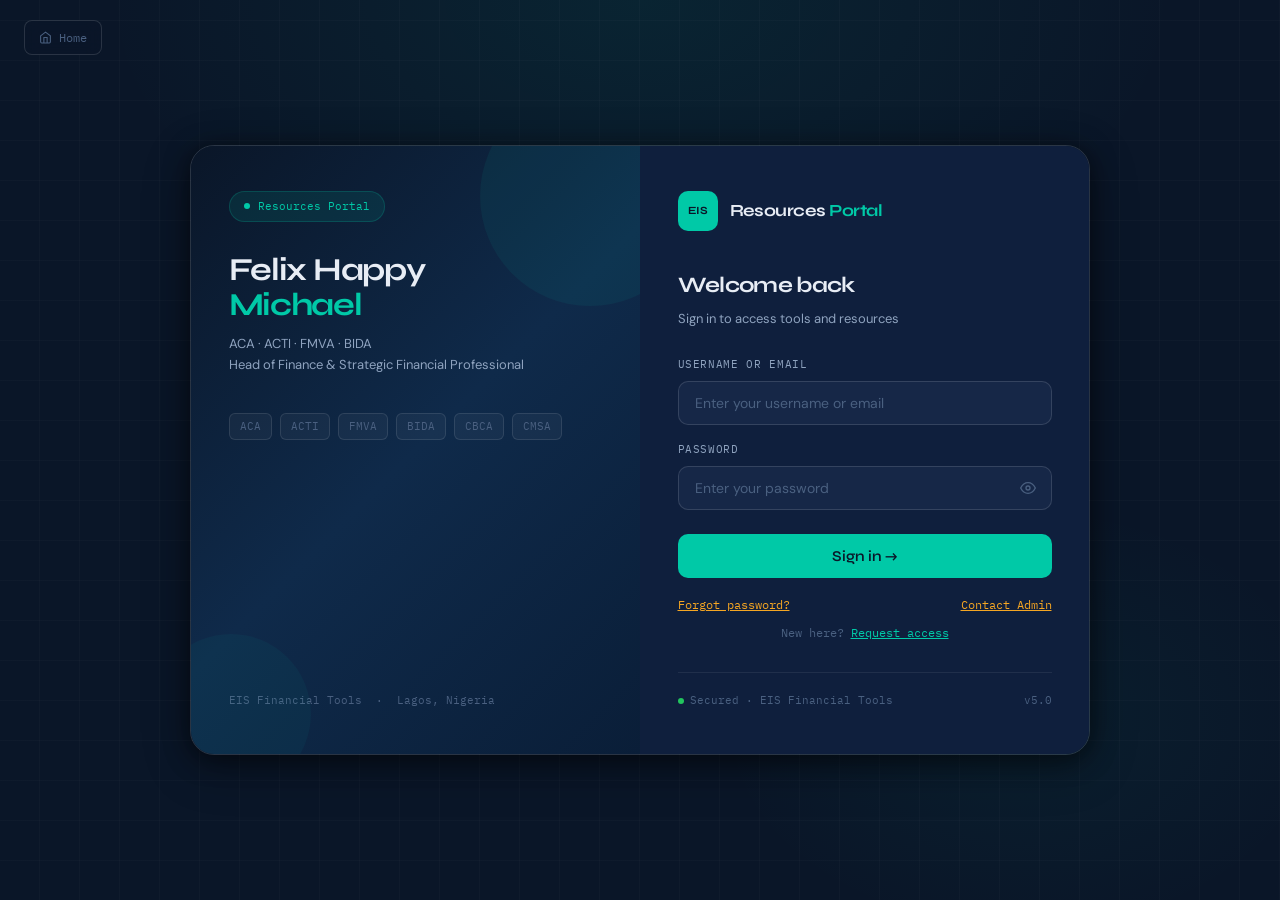
<file: portal/portal.html>
<!DOCTYPE html>
<html lang="en">
<head>
<meta charset="UTF-8">
<meta name="viewport" content="width=device-width,initial-scale=1.0">
<title>Felix Michael — Resources Portal</title>
<link rel="preconnect" href="https://fonts.googleapis.com">
<link rel="preconnect" href="https://fonts.gstatic.com" crossorigin>
<link href="https://fonts.googleapis.com/css2?family=IBM+Plex+Mono:wght@400;500&family=Syne:wght@500;600;700&family=DM+Sans:wght@300;400;500&display=swap" rel="stylesheet">
<style>
*,*::before,*::after{box-sizing:border-box;margin:0;padding:0}
:root{
  --n:#0a1628;--n2:#0f1f3d;--n3:#162747;
  --t:#00c9a7;--t2:#00a98e;
  --am:#f5a623;--rd:#e05252;--gr:#22c55e;
  --tx:#e8edf5;--tx2:#8fa3bf;--tx3:#4a6080;
  --b:rgba(255,255,255,.07);--b2:rgba(255,255,255,.13);
  --sf:rgba(255,255,255,.04);--sf2:rgba(255,255,255,.08);
  --r:10px;--rl:16px;
  --mo:'IBM Plex Mono',monospace;--sa:'DM Sans',sans-serif;--di:'Syne',sans-serif;
  --sh:0 4px 24px rgba(0,0,0,.5),0 12px 48px rgba(0,0,0,.3);
}
html{font-size:15px}
body{font-family:var(--sa);background:var(--n);color:var(--tx);min-height:100vh;line-height:1.6}
.mini-spin{width:14px;height:14px;border:2px solid rgba(10,22,40,.3);border-top-color:var(--n);border-radius:50%;animation:sp .7s linear infinite;display:inline-block;}
@keyframes sp{to{transform:rotate(360deg)}}
@keyframes fu{from{opacity:0;transform:translateY(16px)}to{opacity:1;transform:none}}
.ani{animation:fu .4s ease both}

/* ── LOGIN SCREEN ─────────────────────────────────────────── */
#login-screen{
  display:flex;align-items:center;justify-content:center;
  min-height:100vh;padding:2rem;position:relative;overflow:hidden;
}
#login-screen::before{
  content:'';position:absolute;inset:0;
  background:radial-gradient(ellipse 60% 50% at 50% 0%,rgba(0,201,167,.08) 0%,transparent 70%),
             radial-gradient(ellipse 40% 40% at 80% 80%,rgba(0,201,167,.05) 0%,transparent 60%);
  pointer-events:none;
}
#login-screen::after{
  content:'';position:absolute;inset:0;
  background-image:repeating-linear-gradient(0deg,transparent,transparent 39px,rgba(255,255,255,.02) 39px,rgba(255,255,255,.02) 40px),
                   repeating-linear-gradient(90deg,transparent,transparent 39px,rgba(255,255,255,.02) 39px,rgba(255,255,255,.02) 40px);
  pointer-events:none;
}
.login-wrap{position:relative;z-index:1;width:100%;max-width:900px;display:grid;grid-template-columns:1fr 1fr;gap:0;border-radius:24px;overflow:hidden;border:1px solid var(--b2);box-shadow:var(--sh);}
@media(max-width:720px){.login-wrap{grid-template-columns:1fr;}}
.login-hero{
  background:linear-gradient(135deg,#0a1628 0%,#0f2a4a 50%,#0a1e38 100%);
  padding:3rem 2.5rem;display:flex;flex-direction:column;justify-content:space-between;
  position:relative;overflow:hidden;
}
.login-hero::before{
  content:'';position:absolute;top:-60px;right:-60px;width:220px;height:220px;
  border-radius:50%;background:rgba(0,201,167,.07);
}
.login-hero::after{
  content:'';position:absolute;bottom:-40px;left:-40px;width:160px;height:160px;
  border-radius:50%;background:rgba(0,201,167,.05);
}
.hero-badge{display:inline-flex;align-items:center;gap:8px;background:rgba(0,201,167,.1);border:1px solid rgba(0,201,167,.2);border-radius:20px;padding:6px 14px;font-family:var(--mo);font-size:11px;color:var(--t);margin-bottom:2rem;}
.hero-dot{width:6px;height:6px;border-radius:50%;background:var(--t);}
.hero-name{font-family:var(--di);font-size:32px;font-weight:700;letter-spacing:-.04em;line-height:1.1;margin-bottom:.75rem;}
.hero-name span{color:var(--t)}
.hero-title{font-size:13px;color:var(--tx2);line-height:1.6;margin-bottom:2.5rem;}
.hero-creds{display:flex;flex-wrap:wrap;gap:8px;}
.cred{background:rgba(255,255,255,.04);border:1px solid rgba(255,255,255,.1);border-radius:6px;padding:4px 10px;font-size:11px;font-family:var(--mo);color:var(--tx3);}
.hero-footer{font-size:11px;color:var(--tx3);font-family:var(--mo);}
.login-form-side{background:var(--n2);padding:3rem 2.5rem;display:flex;flex-direction:column;justify-content:center;}
.login-form-side .brand{display:flex;align-items:center;gap:12px;margin-bottom:2.5rem;}
.login-form-side .brand-mark{width:40px;height:40px;background:var(--t);border-radius:10px;display:flex;align-items:center;justify-content:center;font-family:var(--di);font-size:11px;font-weight:700;color:var(--n);}
.login-form-side .brand-name{font-family:var(--di);font-size:17px;font-weight:700;letter-spacing:-.03em;}
.login-form-side .brand-name span{color:var(--t)}
.form-heading{font-family:var(--di);font-size:22px;font-weight:700;letter-spacing:-.03em;margin-bottom:6px;}
.form-sub{font-size:13px;color:var(--tx2);margin-bottom:1.75rem;}
.field{margin-bottom:1.1rem}
.field label{display:block;font-size:11px;font-family:var(--mo);color:var(--tx2);margin-bottom:7px;letter-spacing:.06em;text-transform:uppercase;}
.field-wrap{position:relative}
.inp{width:100%;padding:12px 16px;background:var(--n3);border:1px solid var(--b2);border-radius:var(--r);color:var(--tx);font-family:var(--sa);font-size:14px;transition:border-color .2s,box-shadow .2s;outline:none;}
.inp:focus{border-color:var(--t);box-shadow:0 0 0 3px rgba(0,201,167,.12)}
.inp::placeholder{color:var(--tx3)}
.eye-btn{position:absolute;right:12px;top:50%;transform:translateY(-50%);background:transparent;border:none;color:var(--tx3);cursor:pointer;padding:4px;display:flex;align-items:center;border-radius:4px;transition:color .2s;}
.eye-btn:hover{color:var(--tx2)}
.login-err{display:none;background:rgba(224,82,82,.1);border:1px solid rgba(224,82,82,.3);border-radius:var(--r);padding:10px 14px;font-size:12px;color:var(--rd);margin-bottom:1.1rem;font-family:var(--mo);}
.login-err.show{display:block}
.btn-primary{width:100%;padding:13px;background:var(--t);border:none;border-radius:var(--r);color:var(--n);font-family:var(--di);font-size:15px;font-weight:600;cursor:pointer;transition:all .2s;margin-top:.5rem;display:flex;align-items:center;justify-content:center;gap:8px;}
.btn-primary:hover{background:var(--t2);transform:translateY(-1px);box-shadow:0 6px 20px rgba(0,201,167,.25)}
.btn-primary:disabled{opacity:.6;cursor:not-allowed;transform:none}
.form-links{display:flex;justify-content:space-between;align-items:center;margin-top:1.25rem;font-size:12px;font-family:var(--mo);color:var(--tx3);}
.form-link{color:var(--am);cursor:pointer;text-decoration:underline;background:none;border:none;font-family:var(--mo);font-size:12px;padding:0;}
.form-link.teal{color:var(--t);}
.form-footer{margin-top:2rem;padding-top:1.25rem;border-top:1px solid var(--b);display:flex;align-items:center;justify-content:space-between;font-size:11px;color:var(--tx3);font-family:var(--mo);}
.secure{display:flex;align-items:center;gap:6px;}
.secure-dot{width:6px;height:6px;border-radius:50%;background:var(--gr);}

/* Card panels for signup/forgot/reset/setpwd/contact */
.auth-card{display:none;position:fixed;inset:0;z-index:50;background:rgba(10,22,40,.92);backdrop-filter:blur(8px);align-items:center;justify-content:center;padding:1.5rem;}
.auth-card.open{display:flex;}
.auth-card-inner{background:var(--n2);border:1px solid var(--b2);border-radius:20px;width:100%;max-width:440px;padding:2.25rem 2rem 2rem;box-shadow:var(--sh);position:relative;}
.auth-card-close{position:absolute;top:16px;right:16px;background:transparent;border:1px solid var(--b2);color:var(--tx3);padding:5px 11px;border-radius:var(--r);cursor:pointer;font-size:12px;font-family:var(--mo);transition:all .2s;}
.auth-card-close:hover{background:rgba(224,82,82,.1);border-color:rgba(224,82,82,.3);color:var(--rd)}
.auth-card-brand{display:flex;align-items:center;gap:12px;margin-bottom:1.5rem;}
.auth-card-mark{width:40px;height:40px;border-radius:10px;display:flex;align-items:center;justify-content:center;font-family:var(--di);font-size:11px;font-weight:700;color:var(--n);flex-shrink:0;}
.auth-card-title{font-family:var(--di);font-size:18px;font-weight:700;letter-spacing:-.02em;}
.auth-card-sub{font-size:13px;color:var(--tx2);margin-bottom:1.5rem;line-height:1.55;}
.auth-err{display:none;background:rgba(224,82,82,.1);border:1px solid rgba(224,82,82,.3);border-radius:var(--r);padding:10px 14px;font-size:12px;color:var(--rd);margin-bottom:1rem;font-family:var(--mo);}
.auth-ok{display:none;background:rgba(34,197,94,.1);border:1px solid rgba(34,197,94,.25);border-radius:var(--r);padding:10px 14px;font-size:12px;color:var(--gr);margin-bottom:1rem;font-family:var(--mo);line-height:1.6;}
.auth-field{margin-bottom:1rem;}
.auth-field label{display:block;font-size:11px;font-family:var(--mo);color:var(--tx2);margin-bottom:6px;letter-spacing:.06em;text-transform:uppercase;}
.auth-inp{width:100%;padding:11px 14px;background:var(--n3);border:1px solid var(--b2);border-radius:var(--r);color:var(--tx);font-family:var(--sa);font-size:13px;outline:none;transition:border-color .2s;}
.auth-inp:focus{border-color:var(--t);box-shadow:0 0 0 3px rgba(0,201,167,.1);}
.auth-inp::placeholder{color:var(--tx3)}
.auth-textarea{width:100%;padding:11px 14px;background:var(--n3);border:1px solid var(--b2);border-radius:var(--r);color:var(--tx);font-family:var(--sa);font-size:13px;outline:none;resize:vertical;min-height:90px;transition:border-color .2s;}
.auth-textarea:focus{border-color:var(--t);box-shadow:0 0 0 3px rgba(0,201,167,.1);}
.auth-btn{width:100%;padding:12px;border:none;border-radius:var(--r);color:var(--n);font-family:var(--di);font-size:14px;font-weight:600;cursor:pointer;transition:all .2s;display:flex;align-items:center;justify-content:center;gap:8px;margin-top:.5rem;}
.auth-btn.teal{background:var(--t);}
.auth-btn.teal:hover{background:var(--t2);}
.auth-btn.amber{background:var(--am);}
.auth-btn.amber:hover{background:#e09416;}
.auth-btn:disabled{opacity:.6;cursor:not-allowed;}
.auth-back{text-align:center;margin-top:1rem;font-size:12px;color:var(--tx3);font-family:var(--mo);}
.auth-back span{color:var(--t);cursor:pointer;text-decoration:underline;}

/* ── PORTAL / DASHBOARD ───────────────────────────────────── */
#portal-screen{display:none;}
#portal-bar{background:var(--n2);border-bottom:1px solid var(--b);padding:0 2rem;height:60px;display:flex;align-items:center;justify-content:space-between;position:sticky;top:0;z-index:100;}
.portal-logo{font-family:var(--di);font-weight:700;font-size:18px;letter-spacing:-.03em;color:var(--tx);display:flex;align-items:center;gap:10px;}
.portal-lm{width:32px;height:32px;background:var(--t);border-radius:8px;display:flex;align-items:center;justify-content:center;font-size:10px;color:var(--n);font-weight:700;flex-shrink:0;}
.portal-right{display:flex;align-items:center;gap:12px;}
.user-chip{display:flex;align-items:center;gap:7px;background:var(--sf);border:1px solid var(--b2);border-radius:20px;padding:5px 12px;font-size:12px;color:var(--tx2);font-family:var(--mo);}
.portal-btn{display:flex;align-items:center;gap:6px;background:transparent;border:1px solid var(--b2);border-radius:var(--r);padding:6px 14px;font-size:12px;font-family:var(--mo);color:var(--tx3);cursor:pointer;transition:all .2s;text-decoration:none;}
.portal-btn:hover{background:var(--sf2);color:var(--tx)}
.portal-btn.danger:hover{background:rgba(224,82,82,.1);border-color:rgba(224,82,82,.3);color:var(--rd)}
#portal-main{max-width:1100px;margin:0 auto;padding:3rem 1.5rem 4rem;}
.portal-welcome{margin-bottom:3rem;}
.portal-welcome h1{font-family:var(--di);font-size:28px;font-weight:700;letter-spacing:-.04em;margin-bottom:6px;}
.portal-welcome h1 span{color:var(--t)}
.portal-welcome p{font-size:14px;color:var(--tx2);}
.portal-section-title{font-family:var(--mo);font-size:11px;letter-spacing:.1em;text-transform:uppercase;color:var(--tx3);margin-bottom:1.25rem;display:flex;align-items:center;gap:10px;}
.portal-section-title::after{content:'';flex:1;height:1px;background:var(--b);}
.resources-grid{display:grid;grid-template-columns:repeat(auto-fill,minmax(280px,1fr));gap:1.25rem;margin-bottom:3rem;}
.resource-card{background:var(--n2);border:1px solid var(--b);border-radius:var(--rl);padding:1.75rem;cursor:pointer;transition:all .25s;text-decoration:none;display:block;position:relative;overflow:hidden;}
.resource-card::before{content:'';position:absolute;inset:0;background:var(--tg);opacity:0;transition:opacity .25s;}
.resource-card:hover{border-color:var(--t);transform:translateY(-2px);box-shadow:0 8px 32px rgba(0,0,0,.3);}
.resource-card:hover::before{opacity:1;}
.resource-card.coming-soon{cursor:default;opacity:.6;}
.resource-card.coming-soon:hover{transform:none;border-color:var(--b);box-shadow:none;}
.resource-card.coming-soon:hover::before{opacity:0;}
.rc-icon{width:48px;height:48px;border-radius:12px;display:flex;align-items:center;justify-content:center;font-size:22px;margin-bottom:1.25rem;position:relative;z-index:1;}
.rc-title{font-family:var(--di);font-size:17px;font-weight:700;letter-spacing:-.02em;margin-bottom:6px;position:relative;z-index:1;}
.rc-desc{font-size:13px;color:var(--tx2);line-height:1.55;margin-bottom:1.25rem;position:relative;z-index:1;}
.rc-tag{display:inline-flex;align-items:center;gap:6px;padding:3px 10px;border-radius:20px;font-size:10px;font-family:var(--mo);font-weight:500;position:relative;z-index:1;}
.rc-tag.live{background:rgba(34,197,94,.1);color:var(--gr);border:1px solid rgba(34,197,94,.2);}
.rc-tag.soon{background:rgba(245,166,35,.1);color:var(--am);border:1px solid rgba(245,166,35,.2);}
.rc-arrow{position:absolute;right:1.5rem;bottom:1.5rem;color:var(--t);opacity:0;transition:all .25s;font-size:18px;}
.resource-card:hover .rc-arrow{opacity:1;transform:translateX(4px);}
.portal-footer{text-align:center;padding-top:2rem;border-top:1px solid var(--b);font-family:var(--mo);font-size:11px;color:var(--tx3);}
.portal-footer span{color:var(--t);}
.expiry-notice{background:rgba(245,166,35,.08);border:1px solid rgba(245,166,35,.2);border-radius:var(--r);padding:10px 16px;font-size:12px;color:var(--am);font-family:var(--mo);margin-bottom:2rem;display:none;}
</style>
</head>
<body>

<!-- ══ LOGIN SCREEN ═════════════════════════════════════════ -->
<div id="login-screen">
  <!-- Home button visible on login screen -->
  <a href="../" style="position:fixed;top:20px;left:24px;z-index:200;display:flex;align-items:center;gap:7px;background:rgba(10,22,40,.8);border:1px solid rgba(255,255,255,.13);border-radius:8px;padding:7px 14px;font-size:12px;font-family:var(--mo);color:var(--tx3);text-decoration:none;backdrop-filter:blur(8px);transition:all .2s;" onmouseover="this.style.color='var(--t)';this.style.borderColor='rgba(0,201,167,.3)'" onmouseout="this.style.color='var(--tx3)';this.style.borderColor='rgba(255,255,255,.13)'">
    <svg width="13" height="13" viewBox="0 0 24 24" fill="none" stroke="currentColor" stroke-width="2"><path d="m3 9 9-7 9 7v11a2 2 0 0 1-2 2H5a2 2 0 0 1-2-2z"/><polyline points="9 22 9 12 15 12 15 22"/></svg>
    Home
  </a>
  <div class="login-wrap ani">
    <div class="login-hero">
      <div>
        <div class="hero-badge"><span class="hero-dot"></span>Resources Portal</div>
        <div class="hero-name">Felix Happy<br><span>Michael</span></div>
        <div class="hero-title">ACA · ACTI · FMVA · BIDA<br>Head of Finance &amp; Strategic Financial Professional</div>
        <div class="hero-creds">
          <span class="cred">ACA</span><span class="cred">ACTI</span><span class="cred">FMVA</span>
          <span class="cred">BIDA</span><span class="cred">CBCA</span><span class="cred">CMSA</span>
        </div>
      </div>
      <div class="hero-footer">EIS Financial Tools &nbsp;·&nbsp; Lagos, Nigeria</div>
    </div>
    <div class="login-form-side">
      <div class="brand">
        <div class="brand-mark">EIS</div>
        <div class="brand-name">Resources<span> Portal</span></div>
      </div>
      <div class="form-heading">Welcome back</div>
      <div class="form-sub">Sign in to access tools and resources</div>
      <div class="login-err" id="login-err"></div>
      <div class="field">
        <label>Username or Email</label>
        <input class="inp" type="text" id="usr" placeholder="Enter your username or email" autocomplete="username">
      </div>
      <div class="field">
        <label>Password</label>
        <div class="field-wrap">
          <input class="inp" type="password" id="pwd" placeholder="Enter your password" autocomplete="current-password">
          <button class="eye-btn" type="button" id="eye-btn">
            <svg id="eye-show" width="16" height="16" viewBox="0 0 24 24" fill="none" stroke="currentColor" stroke-width="2"><path d="M1 12s4-8 11-8 11 8 11 8-4 8-11 8-11-8-11-8z"/><circle cx="12" cy="12" r="3"/></svg>
            <svg id="eye-hide" width="16" height="16" viewBox="0 0 24 24" fill="none" stroke="currentColor" stroke-width="2" style="display:none"><path d="M17.94 17.94A10.07 10.07 0 0 1 12 20c-7 0-11-8-11-8a18.45 18.45 0 0 1 5.06-5.94M9.9 4.24A9.12 9.12 0 0 1 12 4c7 0 11 8 11 8a18.5 18.5 0 0 1-2.16 3.19m-6.72-1.07a3 3 0 1 1-4.24-4.24"/><line x1="1" y1="1" x2="23" y2="23"/></svg>
          </button>
        </div>
      </div>
      <button class="btn-primary" id="login-btn" type="button">
        <span id="login-btn-text">Sign in →</span>
        <span id="login-btn-load" style="display:none;align-items:center;gap:8px;"><span class="mini-spin"></span>Signing in...</span>
      </button>
      <div class="form-links">
        <button class="form-link" id="open-forgot">Forgot password?</button>
        <button class="form-link" id="open-contact">Contact Admin</button>
      </div>
      <div style="text-align:center;margin-top:.75rem;font-size:12px;color:var(--tx3);font-family:var(--mo);">
        New here? <button class="form-link teal" id="open-signup">Request access</button>
      </div>
      <div class="form-footer">
        <div class="secure"><span class="secure-dot"></span>Secured · EIS Financial Tools</div>
        <span>v5.0</span>
      </div>
    </div>
  </div>
</div>

<!-- ══ SIGNUP CARD ══════════════════════════════════════════ -->
<div class="auth-card" id="signup-card">
  <div class="auth-card-inner ani">
    <button class="auth-card-close" id="signup-close">✕</button>
    <div class="auth-card-brand">
      <div class="auth-card-mark" style="background:var(--t);">EIS</div>
      <div class="auth-card-title">Request Access</div>
    </div>
    <div class="auth-card-sub">Fill in your details. You'll receive a confirmation email to complete setup.</div>
    <div class="auth-err" id="signup-err"></div>
    <div class="auth-ok" id="signup-ok"></div>
    <div class="auth-field"><label>Surname</label><input class="auth-inp" type="text" id="su-surname" placeholder="e.g. Felix"></div>
    <div class="auth-field"><label>Other Names</label><input class="auth-inp" type="text" id="su-othernames" placeholder="e.g. Michael Happy"></div>
    <div class="auth-field"><label>Email Address</label><input class="auth-inp" type="email" id="su-email" placeholder="e.g. michael@company.com"></div>
    <div class="auth-field"><label>Phone Number</label><input class="auth-inp" type="tel" id="su-phone" placeholder="e.g. 08012345678"></div>
    <button class="auth-btn teal" id="signup-btn"><span class="bt">Sign up →</span><span class="bl" style="display:none;align-items:center;gap:8px;"><span class="mini-spin"></span>Sending...</span></button>
    <div class="auth-back">Already have access? <span id="signup-to-login">Sign in</span></div>
  </div>
</div>

<!-- ══ SET PASSWORD CARD ════════════════════════════════════ -->
<div class="auth-card" id="setpwd-card">
  <div class="auth-card-inner ani">
    <div class="auth-card-brand">
      <div class="auth-card-mark" style="background:var(--t);">EIS</div>
      <div class="auth-card-title">Set Your Password</div>
    </div>
    <div class="auth-card-sub" id="setpwd-greeting">Welcome! Create your password to complete setup.</div>
    <div class="auth-err" id="setpwd-err"></div>
    <div class="auth-ok" id="setpwd-ok"></div>
    <div class="auth-field"><label>New Password</label><input class="auth-inp" type="password" id="sp-password" placeholder="Minimum 8 characters"></div>
    <div class="auth-field"><label>Confirm Password</label><input class="auth-inp" type="password" id="sp-confirm" placeholder="Re-enter your password"></div>
    <button class="auth-btn teal" id="setpwd-btn"><span class="bt">Set Password & Continue →</span><span class="bl" style="display:none;align-items:center;gap:8px;"><span class="mini-spin"></span>Saving...</span></button>
  </div>
</div>

<!-- ══ FORGOT PASSWORD CARD ═════════════════════════════════ -->
<div class="auth-card" id="forgot-card">
  <div class="auth-card-inner ani">
    <button class="auth-card-close" id="forgot-close">✕</button>
    <div class="auth-card-brand">
      <div class="auth-card-mark" style="background:var(--am);">EIS</div>
      <div class="auth-card-title">Forgot Password?</div>
    </div>
    <div class="auth-card-sub">Enter your registered email and we'll send you a reset link.</div>
    <div class="auth-err" id="forgot-err"></div>
    <div class="auth-ok" id="forgot-ok"></div>
    <div class="auth-field"><label>Email Address</label><input class="auth-inp" type="email" id="fp-email" placeholder="Your registered email"></div>
    <button class="auth-btn amber" id="forgot-btn"><span class="bt">Send Reset Link →</span><span class="bl" style="display:none;align-items:center;gap:8px;"><span class="mini-spin"></span>Sending...</span></button>
    <div class="auth-back">Remembered it? <span id="forgot-to-login">Sign in</span></div>
  </div>
</div>

<!-- ══ RESET PASSWORD CARD ══════════════════════════════════ -->
<div class="auth-card" id="resetpwd-card">
  <div class="auth-card-inner ani">
    <div class="auth-card-brand">
      <div class="auth-card-mark" style="background:var(--am);">EIS</div>
      <div class="auth-card-title">Reset Password</div>
    </div>
    <div class="auth-card-sub" id="resetpwd-greeting">Enter your new password below.</div>
    <div class="auth-err" id="resetpwd-err"></div>
    <div class="auth-ok" id="resetpwd-ok"></div>
    <div class="auth-field"><label>New Password</label><input class="auth-inp" type="password" id="rp-password" placeholder="Minimum 8 characters"></div>
    <div class="auth-field"><label>Confirm New Password</label><input class="auth-inp" type="password" id="rp-confirm" placeholder="Re-enter your new password"></div>
    <button class="auth-btn amber" id="resetpwd-btn"><span class="bt">Reset Password →</span><span class="bl" style="display:none;align-items:center;gap:8px;"><span class="mini-spin"></span>Saving...</span></button>
  </div>
</div>

<!-- ══ CONTACT ADMIN CARD ════════════════════════════════════ -->
<div class="auth-card" id="contact-card">
  <div class="auth-card-inner ani">
    <button class="auth-card-close" id="contact-close">✕</button>
    <div class="auth-card-brand">
      <div class="auth-card-mark" style="background:var(--am);">EIS</div>
      <div class="auth-card-title">Contact <span style="color:var(--am)">Admin</span></div>
    </div>
    <div class="auth-card-sub">Send a message to the administrator. You'll receive a reply at your email.</div>
    <div class="auth-err" id="contact-err"></div>
    <div class="auth-ok" id="contact-ok"></div>
    <div class="auth-field"><label>Username</label><input class="auth-inp" type="text" id="ca-username" placeholder="Your username"></div>
    <div class="auth-field"><label>Email Address</label><input class="auth-inp" type="email" id="ca-email" placeholder="Your email address"></div>
    <div class="auth-field"><label>Message / Request</label><textarea class="auth-textarea" id="ca-message" placeholder="Describe your request e.g. password reset, access renewal..."></textarea></div>
    <button class="auth-btn amber" id="contact-btn"><span class="bt">Send Message →</span><span class="bl" style="display:none;align-items:center;gap:8px;"><span class="mini-spin"></span>Sending...</span></button>
    <p style="text-align:center;font-size:11px;color:var(--tx3);font-family:var(--mo);margin-top:.75rem;">Sent to elitesprince@gmail.com</p>
  </div>
</div>

<!-- ══ PORTAL DASHBOARD ══════════════════════════════════════ -->
<div id="portal-screen">
  <div id="portal-bar">
    <div class="portal-logo">
      <div class="portal-lm">EIS</div>
      Resources <span style="color:var(--t);margin-left:6px;">Portal</span>
    </div>
    <div class="portal-right">
      <div class="user-chip">
        <svg width="12" height="12" viewBox="0 0 24 24" fill="none" stroke="currentColor" stroke-width="2"><path d="M20 21v-2a4 4 0 0 0-4-4H8a4 4 0 0 0-4 4v2"/><circle cx="12" cy="7" r="4"/></svg>
        <span id="portal-user-name">User</span>
      </div>
      <a href="../" class="portal-btn" title="Back to Homepage" style="gap:6px;">
        <svg width="14" height="14" viewBox="0 0 24 24" fill="none" stroke="currentColor" stroke-width="2"><path d="m3 9 9-7 9 7v11a2 2 0 0 1-2 2H5a2 2 0 0 1-2-2z"/><polyline points="9 22 9 12 15 12 15 22"/></svg>
        Home
      </a>
      <button class="portal-btn danger" id="portal-logout">
        <svg width="12" height="12" viewBox="0 0 24 24" fill="none" stroke="currentColor" stroke-width="2"><path d="M9 21H5a2 2 0 0 1-2-2V5a2 2 0 0 1 2-2h4"/><polyline points="16 17 21 12 16 7"/><line x1="21" y1="12" x2="9" y2="12"/></svg>
        Sign out
      </button>
    </div>
  </div>
  <div id="portal-main">
    <div id="expiry-notice" class="expiry-notice"></div>
    <div class="portal-welcome ani">
      <h1>Welcome back, <span id="portal-welcome-name">there</span> 👋</h1>
      <p>Select a tool or resource below to get started.</p>
    </div>
    <div class="portal-section-title">Available Tools</div>
    <div class="resources-grid">
      <a href="../recon/" class="resource-card ani">
        <div class="rc-icon" style="background:rgba(0,201,167,.12);">🏦</div>
        <div class="rc-title">Bank Reconciliation</div>
        <div class="rc-desc">Automated bank-to-GL reconciliation engine with fuzzy matching, multi-pass logic and full audit trail.</div>
        <span class="rc-tag live"><span style="width:5px;height:5px;border-radius:50%;background:var(--gr);display:inline-block;"></span>Live</span>
        <div class="rc-arrow">→</div>
      </a>
      <div class="resource-card coming-soon ani" style="animation-delay:.1s">
        <div class="rc-icon" style="background:rgba(245,166,35,.1);">📊</div>
        <div class="rc-title">Financial Models</div>
        <div class="rc-desc">Dynamic budgeting, forecasting and ALM models. Built for finance teams in regulated environments.</div>
        <span class="rc-tag soon">Coming soon</span>
      </div>
      <div class="resource-card coming-soon ani" style="animation-delay:.2s">
        <div class="rc-icon" style="background:rgba(99,179,237,.1);">📋</div>
        <div class="rc-title">Management Reports</div>
        <div class="rc-desc">Automated management account templates with profitability and variance analysis dashboards.</div>
        <span class="rc-tag soon">Coming soon</span>
      </div>
      <div class="resource-card coming-soon ani" style="animation-delay:.3s">
        <div class="rc-icon" style="background:rgba(167,139,250,.1);">🧾</div>
        <div class="rc-title">Tax Computation</div>
        <div class="rc-desc">Company income tax, deferred tax, capital allowance and WHT computation templates.</div>
        <span class="rc-tag soon">Coming soon</span>
      </div>
      <div class="resource-card coming-soon ani" style="animation-delay:.4s">
        <div class="rc-icon" style="background:rgba(248,113,113,.1);">🔍</div>
        <div class="rc-title">Audit Tools</div>
        <div class="rc-desc">Audit workpaper templates, internal control checklists and compliance tracking tools.</div>
        <span class="rc-tag soon">Coming soon</span>
      </div>
      <div class="resource-card coming-soon ani" style="animation-delay:.5s">
        <div class="rc-icon" style="background:rgba(52,211,153,.1);">💰</div>
        <div class="rc-title">Treasury Dashboard</div>
        <div class="rc-desc">Cash position monitoring, liquidity management and investment portfolio tracking.</div>
        <span class="rc-tag soon">Coming soon</span>
      </div>
    </div>
    <div class="portal-footer">&copy; <span id="yr"></span> <span>Felix Happy Michael</span> &nbsp;·&nbsp; EIS Financial Tools &nbsp;·&nbsp; All rights reserved</div>
  </div>
</div>

<script>
'use strict';
var API = 'https://eis-recbackend.onrender.com/api';

// ── HELPERS ───────────────────────────────────────────────
function btnLoad(btn, loading){
  btn.querySelector('.bt').style.display = loading ? 'none' : '';
  var bl = btn.querySelector('.bl');
  bl.style.display = loading ? 'flex' : 'none';
  btn.disabled = loading;
}
function showErr(id, msg){ var el=document.getElementById(id); el.textContent=msg; el.style.display='block'; }
function showOk(id, msg){ var el=document.getElementById(id); el.textContent=msg; el.style.display='block'; }
function hideMsg(errId, okId){ document.getElementById(errId).style.display='none'; if(okId) document.getElementById(okId).style.display='none'; }

function openCard(id){
  document.querySelectorAll('.auth-card').forEach(function(c){ c.classList.remove('open'); });
  document.getElementById(id).classList.add('open');
}
function closeCard(id){ document.getElementById(id).classList.remove('open'); }

// ── WAKE UP BACKEND ───────────────────────────────────────
(function(){ fetch(API+'/auth/me',{method:'GET',headers:{'Content-Type':'application/json'}}).catch(function(){}); })();

// ── EYE TOGGLE ────────────────────────────────────────────
document.getElementById('eye-btn').addEventListener('click', function(){
  var inp = document.getElementById('pwd');
  var show = inp.type === 'password';
  inp.type = show ? 'text' : 'password';
  document.getElementById('eye-show').style.display = show ? 'none' : '';
  document.getElementById('eye-hide').style.display = show ? '' : 'none';
});

// ── CARD OPEN/CLOSE TRIGGERS ──────────────────────────────
document.getElementById('open-signup').addEventListener('click', function(){ openCard('signup-card'); });
document.getElementById('open-forgot').addEventListener('click', function(){ openCard('forgot-card'); });
document.getElementById('open-contact').addEventListener('click', function(){ openCard('contact-card'); });
document.getElementById('signup-close').addEventListener('click', function(){ closeCard('signup-card'); });
document.getElementById('forgot-close').addEventListener('click', function(){ closeCard('forgot-card'); });
document.getElementById('contact-close').addEventListener('click', function(){ closeCard('contact-card'); });
document.getElementById('signup-to-login').addEventListener('click', function(){ closeCard('signup-card'); });
document.getElementById('forgot-to-login').addEventListener('click', function(){ closeCard('forgot-card'); });

// Close on backdrop click
document.querySelectorAll('.auth-card').forEach(function(card){
  card.addEventListener('click', function(e){ if(e.target===card) card.classList.remove('open'); });
});

// ── LOGIN ─────────────────────────────────────────────────
function showLogin(){ document.getElementById('login-screen').style.display='flex'; document.getElementById('portal-screen').style.display='none'; }
function showPortal(user){
  document.getElementById('login-screen').style.display='none';
  document.getElementById('portal-screen').style.display='block';
  var first = user.name ? user.name.split(' ')[0] : user.name;
  document.getElementById('portal-user-name').textContent = user.name;
  document.getElementById('portal-welcome-name').textContent = first;
  document.getElementById('yr').textContent = new Date().getFullYear();
}

document.getElementById('login-btn').addEventListener('click', async function(){
  var u = document.getElementById('usr').value.trim();
  var p = document.getElementById('pwd').value;
  hideMsg('login-err');
  if(!u||!p){ showErr('login-err','Please enter both username and password.'); document.getElementById('login-err').classList.add('show'); return; }
  document.getElementById('login-btn-text').style.display='none';
  document.getElementById('login-btn-load').style.display='flex';
  document.getElementById('login-btn').disabled=true;
  try{
    var res = await fetch(API+'/auth/login',{method:'POST',headers:{'Content-Type':'application/json'},body:JSON.stringify({username:u,password:p})});
    var data = await res.json();
    if(!res.ok) throw new Error(data.error||'Login failed.');
    sessionStorage.setItem('eis_token', data.token);
    showPortal(data.user);
  } catch(e){
    document.getElementById('login-err').textContent = e.message;
    document.getElementById('login-err').classList.add('show');
    document.getElementById('pwd').value='';
  } finally{
    document.getElementById('login-btn-text').style.display='';
    document.getElementById('login-btn-load').style.display='none';
    document.getElementById('login-btn').disabled=false;
  }
});
['usr','pwd'].forEach(function(id){
  document.getElementById(id).addEventListener('keydown', function(e){ if(e.key==='Enter') document.getElementById('login-btn').click(); });
});

// Auto-login if token exists
(async function(){
  var tok = sessionStorage.getItem('eis_token');
  if(!tok){ showLogin(); return; }
  try{
    var res = await fetch(API+'/auth/me',{headers:{'Authorization':'Bearer '+tok,'Content-Type':'application/json'}});
    var data = await res.json();
    if(!res.ok) throw new Error();
    showPortal(data.user);
  } catch(e){ sessionStorage.removeItem('eis_token'); showLogin(); }
})();

// Logout
document.getElementById('portal-logout').addEventListener('click', function(){
  if(!confirm('Sign out?')) return;
  sessionStorage.removeItem('eis_token');
  showLogin();
  document.getElementById('usr').value='';
  document.getElementById('pwd').value='';
});

// ── SIGNUP ────────────────────────────────────────────────
document.getElementById('signup-btn').addEventListener('click', async function(){
  hideMsg('signup-err','signup-ok');
  var sur=document.getElementById('su-surname').value.trim();
  var oth=document.getElementById('su-othernames').value.trim();
  var eml=document.getElementById('su-email').value.trim();
  var ph=document.getElementById('su-phone').value.trim();
  if(!sur||!oth||!eml||!ph){ showErr('signup-err','Please fill in all fields.'); return; }
  var btn=document.getElementById('signup-btn');
  btnLoad(btn,true);
  try{
    var res=await fetch(API+'/auth/signup',{method:'POST',headers:{'Content-Type':'application/json'},body:JSON.stringify({surname:sur,otherNames:oth,email:eml,phone:ph})});
    var data=await res.json();
    if(!res.ok) throw new Error(data.error||'Signup failed.');
    showOk('signup-ok',data.message);
    ['su-surname','su-othernames','su-email','su-phone'].forEach(function(id){document.getElementById(id).value='';});
  } catch(e){ showErr('signup-err',e.message); }
  finally{ btnLoad(btn,false); }
});

// ── CHECK URL TOKENS (confirm / reset) ────────────────────
(async function(){
  var params = new URLSearchParams(window.location.search);
  var confirmTok = params.get('confirm');
  var resetTok   = params.get('reset');

  if(confirmTok){
    openCard('setpwd-card');
    try{
      var res=await fetch(API+'/auth/confirm/'+confirmTok);
      var data=await res.json();
      if(!res.ok) throw new Error(data.error||'Invalid link.');
      document.getElementById('setpwd-greeting').textContent='Welcome, '+data.otherNames+' '+data.surname+'! Create your password.';
      document.getElementById('setpwd-card').dataset.confirmToken=confirmTok;
    } catch(e){
      showErr('setpwd-err',e.message);
      document.getElementById('setpwd-btn').disabled=true;
    }
  }

  if(resetTok){
    openCard('resetpwd-card');
    try{
      var res2=await fetch(API+'/auth/verify-reset/'+resetTok);
      var data2=await res2.json();
      if(!res2.ok) throw new Error(data2.error||'Invalid link.');
      document.getElementById('resetpwd-greeting').textContent='Hi '+data2.name+'! Enter your new password.';
      document.getElementById('resetpwd-card').dataset.resetToken=resetTok;
    } catch(e){
      showErr('resetpwd-err',e.message);
      document.getElementById('resetpwd-btn').disabled=true;
    }
  }
})();

// ── SET PASSWORD ──────────────────────────────────────────
document.getElementById('setpwd-btn').addEventListener('click', async function(){
  hideMsg('setpwd-err','setpwd-ok');
  var pwd=document.getElementById('sp-password').value;
  var cpwd=document.getElementById('sp-confirm').value;
  var tok=document.getElementById('setpwd-card').dataset.confirmToken;
  if(!tok){ showErr('setpwd-err','Invalid session. Use your confirmation email link.'); return; }
  if(pwd.length<8){ showErr('setpwd-err','Password must be at least 8 characters.'); return; }
  if(pwd!==cpwd){ showErr('setpwd-err','Passwords do not match.'); return; }
  var btn=document.getElementById('setpwd-btn'); btnLoad(btn,true);
  try{
    var res=await fetch(API+'/auth/set-password',{method:'POST',headers:{'Content-Type':'application/json'},body:JSON.stringify({token:tok,password:pwd})});
    var data=await res.json();
    if(!res.ok) throw new Error(data.error||'Failed.');
    showOk('setpwd-ok',data.message+' Redirecting to login...');
    btn.style.display='none';
    setTimeout(function(){ window.history.replaceState({},'',window.location.pathname); closeCard('setpwd-card'); document.getElementById('usr').focus(); },2500);
  } catch(e){ showErr('setpwd-err',e.message); btnLoad(btn,false); }
});

// ── FORGOT PASSWORD ───────────────────────────────────────
document.getElementById('forgot-btn').addEventListener('click', async function(){
  hideMsg('forgot-err','forgot-ok');
  var eml=document.getElementById('fp-email').value.trim();
  if(!eml){ showErr('forgot-err','Please enter your email address.'); return; }
  var btn=document.getElementById('forgot-btn'); btnLoad(btn,true);
  try{
    var res=await fetch(API+'/auth/forgot-password',{method:'POST',headers:{'Content-Type':'application/json'},body:JSON.stringify({email:eml})});
    var data=await res.json();
    if(!res.ok) throw new Error(data.error||'Failed.');
    showOk('forgot-ok',data.message);
    document.getElementById('fp-email').value='';
  } catch(e){ showErr('forgot-err',e.message); }
  finally{ btnLoad(btn,false); }
});

// ── RESET PASSWORD ────────────────────────────────────────
document.getElementById('resetpwd-btn').addEventListener('click', async function(){
  hideMsg('resetpwd-err','resetpwd-ok');
  var pwd=document.getElementById('rp-password').value;
  var cpwd=document.getElementById('rp-confirm').value;
  var tok=document.getElementById('resetpwd-card').dataset.resetToken;
  if(!tok){ showErr('resetpwd-err','Invalid session. Use your reset email link.'); return; }
  if(pwd.length<8){ showErr('resetpwd-err','Password must be at least 8 characters.'); return; }
  if(pwd!==cpwd){ showErr('resetpwd-err','Passwords do not match.'); return; }
  var btn=document.getElementById('resetpwd-btn'); btnLoad(btn,true);
  try{
    var res=await fetch(API+'/auth/reset-password',{method:'POST',headers:{'Content-Type':'application/json'},body:JSON.stringify({token:tok,password:pwd})});
    var data=await res.json();
    if(!res.ok) throw new Error(data.error||'Reset failed.');
    showOk('resetpwd-ok',data.message+' Redirecting to login...');
    btn.style.display='none';
    setTimeout(function(){ window.history.replaceState({},'',window.location.pathname); closeCard('resetpwd-card'); document.getElementById('usr').focus(); },2500);
  } catch(e){ showErr('resetpwd-err',e.message); btnLoad(btn,false); }
});

// ── CONTACT ADMIN ─────────────────────────────────────────
document.getElementById('contact-btn').addEventListener('click', async function(){
  hideMsg('contact-err','contact-ok');
  var uname=document.getElementById('ca-username').value.trim();
  var email=document.getElementById('ca-email').value.trim();
  var msg=document.getElementById('ca-message').value.trim();
  if(!uname||!email||!msg){ showErr('contact-err','Please fill in all fields.'); return; }
  var btn=document.getElementById('contact-btn'); btnLoad(btn,true);
  try{
    var res=await fetch(API+'/auth/contact-admin',{method:'POST',headers:{'Content-Type':'application/json'},body:JSON.stringify({username:uname,email:email,message:msg})});
    var data=await res.json();
    if(!res.ok) throw new Error(data.error||'Send failed.');
    showOk('contact-ok',data.message);
    ['ca-username','ca-email','ca-message'].forEach(function(id){document.getElementById(id).value='';});
    setTimeout(function(){ closeCard('contact-card'); },3000);
  } catch(e){ showErr('contact-err',e.message); }
  finally{ btnLoad(btn,false); }
});
</script>
</body>
</html>
</file>
